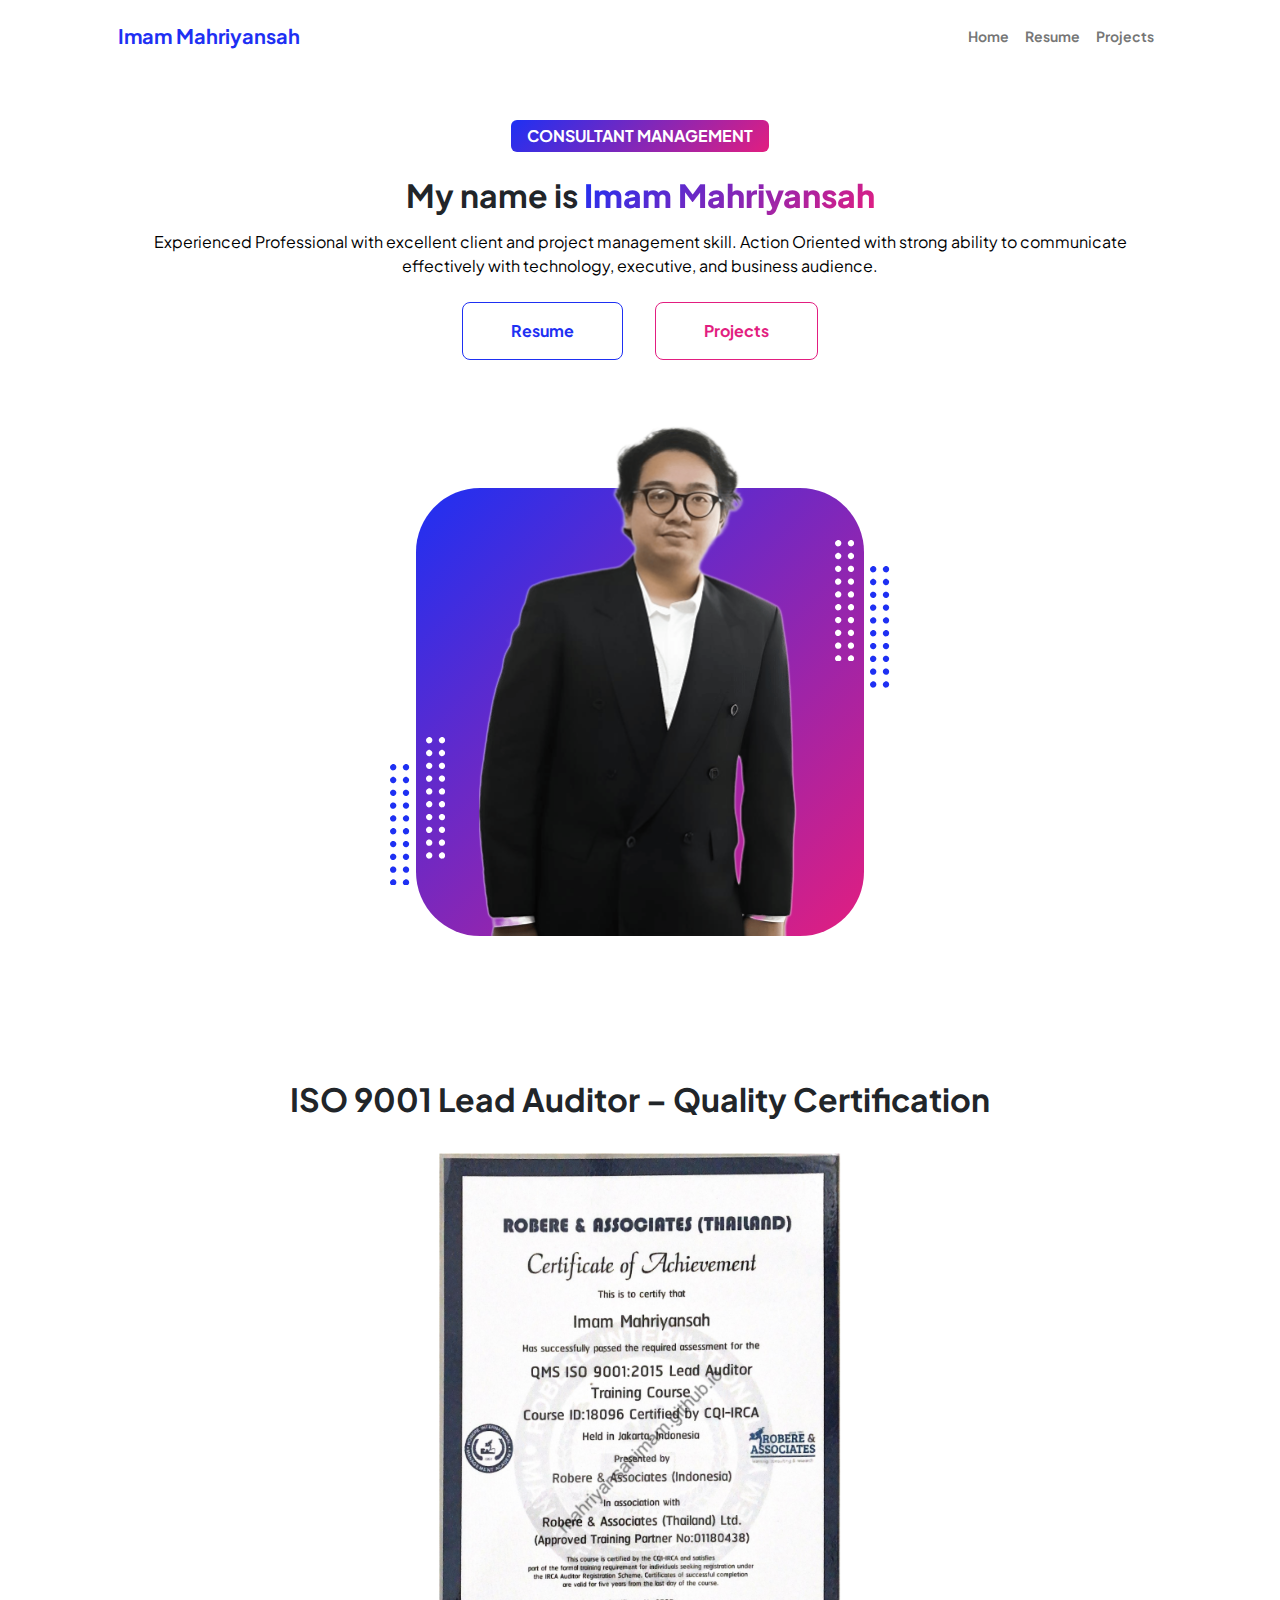
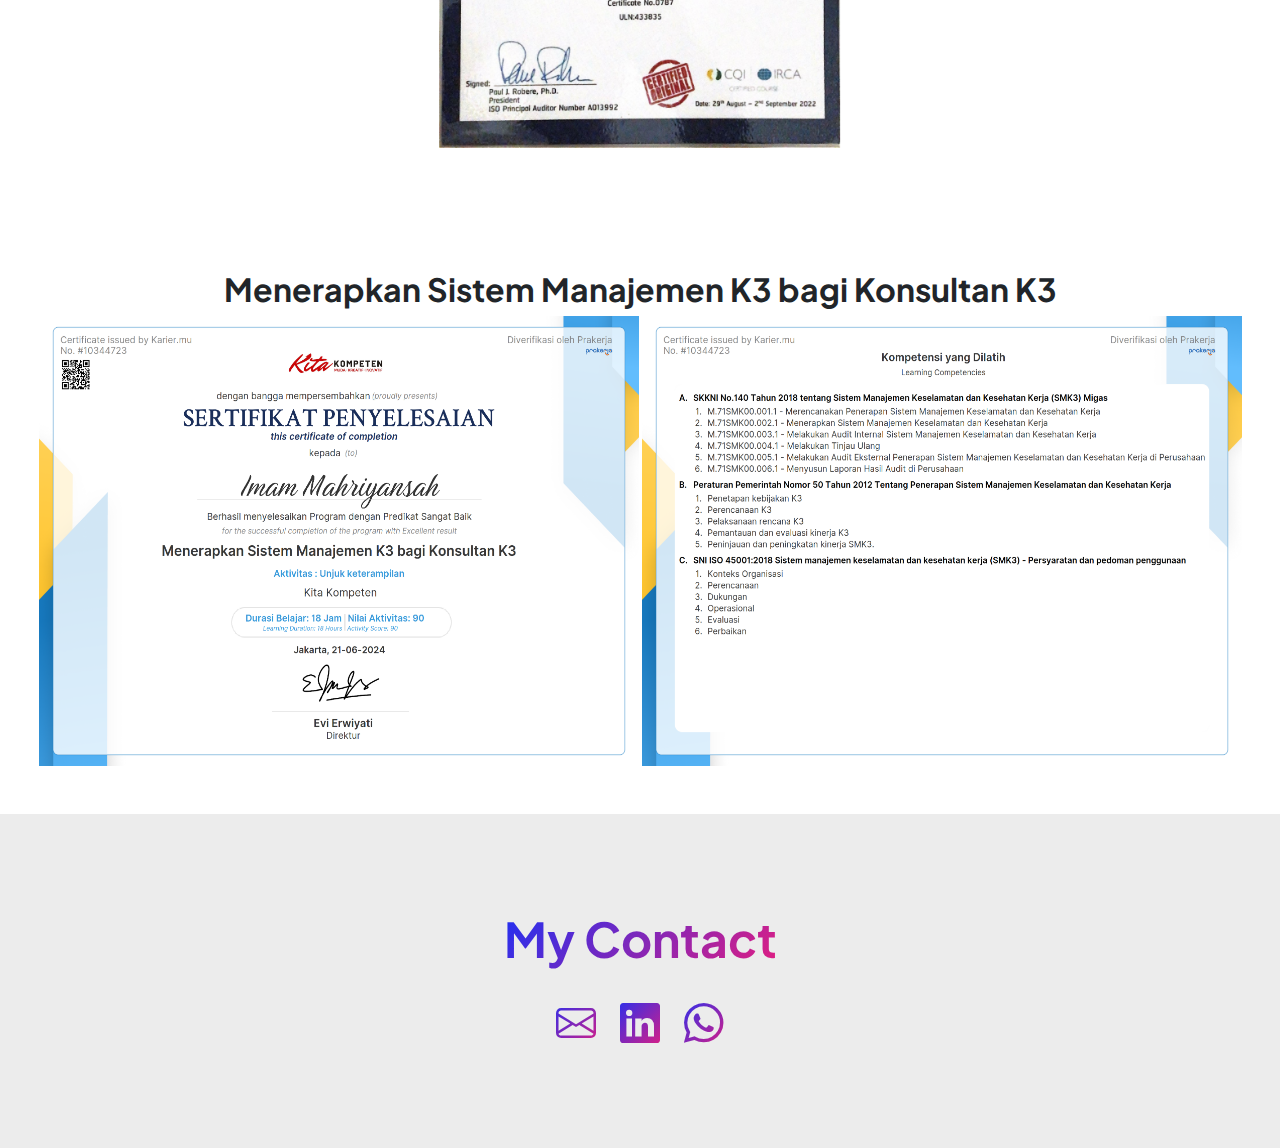
<file: index.html>
<!DOCTYPE html>
<html lang="en">
    <head>
        <meta charset="utf-8" />
        <meta name="viewport" content="width=device-width, initial-scale=1, shrink-to-fit=no" />
        <meta name="description" content="" />
        <meta name="author" content="" />
        <title>Imam Mahriyansah's Portfolio</title>
        <!-- Favicon-->
        <link rel="icon" type="image/x-icon" href="assets/favicon.ico" />
        <!-- Custom Google font-->
        <link rel="preconnect" href="https://fonts.googleapis.com" />
        <link rel="preconnect" href="https://fonts.gstatic.com" crossorigin />
        <link href="https://fonts.googleapis.com/css2?family=Plus+Jakarta+Sans:wght@100;200;300;400;500;600;700;800;900&amp;display=swap" rel="stylesheet" />
        <!-- Bootstrap icons-->
        <link href="https://cdn.jsdelivr.net/npm/bootstrap-icons@1.8.1/font/bootstrap-icons.css" rel="stylesheet" />
        <!-- Core theme CSS (includes Bootstrap)-->
        <link href="css/styles.css" rel="stylesheet" />
    </head>
    <body class="d-flex flex-column h-100">
        <main class="flex-shrink-0">
            <!-- Navigation-->
            <nav class="navbar navbar-expand-lg navbar-light bg-white py-3">
                <div class="container px-5">
                    <a class="navbar-brand" href="index.html"><span class="fw-bolder text-primary">Imam Mahriyansah</span></a>
                    <button class="navbar-toggler" type="button" data-bs-toggle="collapse" data-bs-target="#navbarSupportedContent" aria-controls="navbarSupportedContent" aria-expanded="false" aria-label="Toggle navigation"><span class="navbar-toggler-icon"></span></button>
                    <div class="collapse navbar-collapse" id="navbarSupportedContent">
                        <ul class="navbar-nav ms-auto mb-2 mb-lg-0 small fw-bolder">
                            <li class="nav-item"><a class="nav-link" href="index.html">Home</a></li>
                            <li class="nav-item"><a class="nav-link" href="resume.html">Resume</a></li>
                            <li class="nav-item"><a class="nav-link" href="projects.html">Projects</a></li>
                        </ul>
                    </div>
                </div>
            </nav>
            <!-- Header-->
            <header class="py-5">
                <div class="container px-5 pb-5">
                    <div class="row gx-5 align-items-center">
                        <div class="col-xxl-5">
                            <!-- Header text content-->
                            <div class="text-center text-xxl-start">
                                <div class="badge bg-gradient-primary-to-secondary text-white mb-4">
                                    <div class="text-uppercase">Consultant Management</div>
                                </div>
                                <h2 class="display mb-3 fw-bolder">My name is <nobr><span class="text-gradient fw-bolder">Imam Mahriyansah</span></nobr></h2>
                                <p class="text-black mb-4">Experienced Professional with excellent client and project management skill. Action Oriented with strong ability to communicate effectively with technology, executive, and business audience.</p>
                                <div class="d-grid gap-3 d-sm-flex justify-content-sm-center justify-content-xxl-start mb-3">
                                    <a class="btn btn-outline-primary btn-lg px-5 py-3 me-sm-3 fs-6 fw-bolder" href="resume.html">Resume</a>
                                    <a class="btn btn-outline-secondary btn-lg px-5 py-3 fs-6 fw-bolder" href="projects.html">Projects</a>
                                </div>
                            </div>
                        </div>
                        <div class="col-xxl-7">
                            <!-- Header profile picture-->
                            <div class="d-flex justify-content-center mt-5 mt-xxl-0">
                                <div class="profile bg-gradient-primary-to-secondary">
                                    <!-- TIP: For best results, use a photo with a transparent background like the demo example below-->
                                    <!-- Watch a tutorial on how to do this on YouTube (link)-->
                                    <img class="profile-img" src="assets/foto.png" alt="Imam Mahriyansah" />
                                    <div class="dots-1">
                                        <!-- SVG Dots-->
                                        <svg version="1.1" xmlns="http://www.w3.org/2000/svg" xmlns:xlink="http://www.w3.org/1999/xlink" x="0px" y="0px" viewBox="0 0 191.6 1215.4" style="enable-background: new 0 0 191.6 1215.4" xml:space="preserve">
                                            <g transform="translate(0.000000,1280.000000) scale(0.100000,-0.100000)">
                                                <path d="M227.7,12788.6c-105-35-200-141-222-248c-43-206,163-412,369-369c155,32,275,190,260,339c-11,105-90,213-190,262        C383.7,12801.6,289.7,12808.6,227.7,12788.6z"></path>
                                                <path d="M1507.7,12788.6c-151-50-253-216-222-362c25-119,136-230,254-255c194-41,395,142,375,339c-11,105-90,213-190,262        C1663.7,12801.6,1569.7,12808.6,1507.7,12788.6z"></path>
                                                <path d="M227.7,11508.6c-105-35-200-141-222-248c-43-206,163-412,369-369c155,32,275,190,260,339c-11,105-90,213-190,262        C383.7,11521.6,289.7,11528.6,227.7,11508.6z"></path>
                                                <path d="M1507.7,11508.6c-151-50-253-216-222-362c25-119,136-230,254-255c194-41,395,142,375,339c-11,105-90,213-190,262        C1663.7,11521.6,1569.7,11528.6,1507.7,11508.6z"></path>
                                                <path d="M227.7,10228.6c-105-35-200-141-222-248c-43-206,163-412,369-369c155,32,275,190,260,339c-11,105-90,213-190,262        C383.7,10241.6,289.7,10248.6,227.7,10228.6z"></path>
                                                <path d="M1507.7,10228.6c-105-35-200-141-222-248c-43-206,163-412,369-369c155,32,275,190,260,339c-11,105-90,213-190,262        C1663.7,10241.6,1569.7,10248.6,1507.7,10228.6z"></path>
                                                <path d="M227.7,8948.6c-105-35-200-141-222-248c-43-206,163-412,369-369c155,32,275,190,260,339c-11,105-90,213-190,262        C383.7,8961.6,289.7,8968.6,227.7,8948.6z"></path>
                                                <path d="M1507.7,8948.6c-105-35-200-141-222-248c-43-206,163-412,369-369c155,32,275,190,260,339c-11,105-90,213-190,262        C1663.7,8961.6,1569.7,8968.6,1507.7,8948.6z"></path>
                                                <path d="M227.7,7668.6c-105-35-200-141-222-248c-43-206,163-412,369-369c155,32,275,190,260,339c-11,105-90,213-190,262        C383.7,7681.6,289.7,7688.6,227.7,7668.6z"></path>
                                                <path d="M1507.7,7668.6c-105-35-200-141-222-248c-43-206,163-412,369-369c155,32,275,190,260,339c-11,105-90,213-190,262        C1663.7,7681.6,1569.7,7688.6,1507.7,7668.6z"></path>
                                                <path d="M227.7,6388.6c-105-35-200-141-222-248c-43-206,163-412,369-369c155,32,275,190,260,339c-11,105-90,213-190,262        C383.7,6401.6,289.7,6408.6,227.7,6388.6z"></path>
                                                <path d="M1507.7,6388.6c-105-35-200-141-222-248c-43-206,163-412,369-369c155,32,275,190,260,339c-11,105-90,213-190,262        C1663.7,6401.6,1569.7,6408.6,1507.7,6388.6z"></path>
                                                <path d="M227.7,5108.6c-105-35-200-141-222-248c-43-206,163-412,369-369c155,32,275,190,260,339c-11,105-90,213-190,262        C383.7,5121.6,289.7,5128.6,227.7,5108.6z"></path>
                                                <path d="M1507.7,5108.6c-105-35-200-141-222-248c-43-206,163-412,369-369c155,32,275,190,260,339c-11,105-90,213-190,262        C1663.7,5121.6,1569.7,5128.6,1507.7,5108.6z"></path>
                                                <path d="M227.7,3828.6c-105-35-200-141-222-248c-43-206,163-412,369-369c155,32,275,190,260,339c-11,105-90,213-190,262        C383.7,3841.6,289.7,3848.6,227.7,3828.6z"></path>
                                                <path d="M1507.7,3828.6c-105-35-200-141-222-248c-43-206,163-412,369-369c155,32,275,190,260,339c-11,105-90,213-190,262        C1663.7,3841.6,1569.7,3848.6,1507.7,3828.6z"></path>
                                                <path d="M227.7,2548.6c-105-35-200-141-222-248c-43-206,163-412,369-369c155,32,275,190,260,339c-11,105-90,213-190,262        C383.7,2561.6,289.7,2568.6,227.7,2548.6z"></path>
                                                <path d="M1507.7,2548.6c-105-35-200-141-222-248c-43-206,163-412,369-369c155,32,275,190,260,339c-11,105-90,213-190,262        C1663.7,2561.6,1569.7,2568.6,1507.7,2548.6z"></path>
                                                <path d="M227.7,1268.6c-105-35-200-141-222-248c-43-206,163-412,369-369c155,32,275,190,260,339c-11,105-90,213-190,262        C383.7,1281.6,289.7,1288.6,227.7,1268.6z"></path>
                                                <path d="M1507.7,1268.6c-105-35-200-141-222-248c-43-206,163-412,369-369c155,32,275,190,260,339c-11,105-90,213-190,262        C1663.7,1281.6,1569.7,1288.6,1507.7,1268.6z"></path>
                                            </g>
                                        </svg>
                                        <!-- END of SVG dots-->
                                    </div>
                                    <div class="dots-2">
                                        <!-- SVG Dots-->
                                        <svg version="1.1" xmlns="http://www.w3.org/2000/svg" xmlns:xlink="http://www.w3.org/1999/xlink" x="0px" y="0px" viewBox="0 0 191.6 1215.4" style="enable-background: new 0 0 191.6 1215.4" xml:space="preserve">
                                            <g transform="translate(0.000000,1280.000000) scale(0.100000,-0.100000)">
                                                <path d="M227.7,12788.6c-105-35-200-141-222-248c-43-206,163-412,369-369c155,32,275,190,260,339c-11,105-90,213-190,262        C383.7,12801.6,289.7,12808.6,227.7,12788.6z"></path>
                                                <path d="M1507.7,12788.6c-151-50-253-216-222-362c25-119,136-230,254-255c194-41,395,142,375,339c-11,105-90,213-190,262        C1663.7,12801.6,1569.7,12808.6,1507.7,12788.6z"></path>
                                                <path d="M227.7,11508.6c-105-35-200-141-222-248c-43-206,163-412,369-369c155,32,275,190,260,339c-11,105-90,213-190,262        C383.7,11521.6,289.7,11528.6,227.7,11508.6z"></path>
                                                <path d="M1507.7,11508.6c-151-50-253-216-222-362c25-119,136-230,254-255c194-41,395,142,375,339c-11,105-90,213-190,262        C1663.7,11521.6,1569.7,11528.6,1507.7,11508.6z"></path>
                                                <path d="M227.7,10228.6c-105-35-200-141-222-248c-43-206,163-412,369-369c155,32,275,190,260,339c-11,105-90,213-190,262        C383.7,10241.6,289.7,10248.6,227.7,10228.6z"></path>
                                                <path d="M1507.7,10228.6c-105-35-200-141-222-248c-43-206,163-412,369-369c155,32,275,190,260,339c-11,105-90,213-190,262        C1663.7,10241.6,1569.7,10248.6,1507.7,10228.6z"></path>
                                                <path d="M227.7,8948.6c-105-35-200-141-222-248c-43-206,163-412,369-369c155,32,275,190,260,339c-11,105-90,213-190,262        C383.7,8961.6,289.7,8968.6,227.7,8948.6z"></path>
                                                <path d="M1507.7,8948.6c-105-35-200-141-222-248c-43-206,163-412,369-369c155,32,275,190,260,339c-11,105-90,213-190,262        C1663.7,8961.6,1569.7,8968.6,1507.7,8948.6z"></path>
                                                <path d="M227.7,7668.6c-105-35-200-141-222-248c-43-206,163-412,369-369c155,32,275,190,260,339c-11,105-90,213-190,262        C383.7,7681.6,289.7,7688.6,227.7,7668.6z"></path>
                                                <path d="M1507.7,7668.6c-105-35-200-141-222-248c-43-206,163-412,369-369c155,32,275,190,260,339c-11,105-90,213-190,262        C1663.7,7681.6,1569.7,7688.6,1507.7,7668.6z"></path>
                                                <path d="M227.7,6388.6c-105-35-200-141-222-248c-43-206,163-412,369-369c155,32,275,190,260,339c-11,105-90,213-190,262        C383.7,6401.6,289.7,6408.6,227.7,6388.6z"></path>
                                                <path d="M1507.7,6388.6c-105-35-200-141-222-248c-43-206,163-412,369-369c155,32,275,190,260,339c-11,105-90,213-190,262        C1663.7,6401.6,1569.7,6408.6,1507.7,6388.6z"></path>
                                                <path d="M227.7,5108.6c-105-35-200-141-222-248c-43-206,163-412,369-369c155,32,275,190,260,339c-11,105-90,213-190,262        C383.7,5121.6,289.7,5128.6,227.7,5108.6z"></path>
                                                <path d="M1507.7,5108.6c-105-35-200-141-222-248c-43-206,163-412,369-369c155,32,275,190,260,339c-11,105-90,213-190,262        C1663.7,5121.6,1569.7,5128.6,1507.7,5108.6z"></path>
                                                <path d="M227.7,3828.6c-105-35-200-141-222-248c-43-206,163-412,369-369c155,32,275,190,260,339c-11,105-90,213-190,262        C383.7,3841.6,289.7,3848.6,227.7,3828.6z"></path>
                                                <path d="M1507.7,3828.6c-105-35-200-141-222-248c-43-206,163-412,369-369c155,32,275,190,260,339c-11,105-90,213-190,262        C1663.7,3841.6,1569.7,3848.6,1507.7,3828.6z"></path>
                                                <path d="M227.7,2548.6c-105-35-200-141-222-248c-43-206,163-412,369-369c155,32,275,190,260,339c-11,105-90,213-190,262        C383.7,2561.6,289.7,2568.6,227.7,2548.6z"></path>
                                                <path d="M1507.7,2548.6c-105-35-200-141-222-248c-43-206,163-412,369-369c155,32,275,190,260,339c-11,105-90,213-190,262        C1663.7,2561.6,1569.7,2568.6,1507.7,2548.6z"></path>
                                                <path d="M227.7,1268.6c-105-35-200-141-222-248c-43-206,163-412,369-369c155,32,275,190,260,339c-11,105-90,213-190,262        C383.7,1281.6,289.7,1288.6,227.7,1268.6z"></path>
                                                <path d="M1507.7,1268.6c-105-35-200-141-222-248c-43-206,163-412,369-369c155,32,275,190,260,339c-11,105-90,213-190,262        C1663.7,1281.6,1569.7,1288.6,1507.7,1268.6z"></path>
                                            </g>
                                        </svg>
                                        <!-- END of SVG dots-->
                                    </div>
                                    <div class="dots-3">
                                        <!-- SVG Dots-->
                                        <svg version="1.1" xmlns="http://www.w3.org/2000/svg" xmlns:xlink="http://www.w3.org/1999/xlink" x="0px" y="0px" viewBox="0 0 191.6 1215.4" style="enable-background: new 0 0 191.6 1215.4" xml:space="preserve">
                                            <g transform="translate(0.000000,1280.000000) scale(0.100000,-0.100000)">
                                                <path d="M227.7,12788.6c-105-35-200-141-222-248c-43-206,163-412,369-369c155,32,275,190,260,339c-11,105-90,213-190,262        C383.7,12801.6,289.7,12808.6,227.7,12788.6z"></path>
                                                <path d="M1507.7,12788.6c-151-50-253-216-222-362c25-119,136-230,254-255c194-41,395,142,375,339c-11,105-90,213-190,262        C1663.7,12801.6,1569.7,12808.6,1507.7,12788.6z"></path>
                                                <path d="M227.7,11508.6c-105-35-200-141-222-248c-43-206,163-412,369-369c155,32,275,190,260,339c-11,105-90,213-190,262        C383.7,11521.6,289.7,11528.6,227.7,11508.6z"></path>
                                                <path d="M1507.7,11508.6c-151-50-253-216-222-362c25-119,136-230,254-255c194-41,395,142,375,339c-11,105-90,213-190,262        C1663.7,11521.6,1569.7,11528.6,1507.7,11508.6z"></path>
                                                <path d="M227.7,10228.6c-105-35-200-141-222-248c-43-206,163-412,369-369c155,32,275,190,260,339c-11,105-90,213-190,262        C383.7,10241.6,289.7,10248.6,227.7,10228.6z"></path>
                                                <path d="M1507.7,10228.6c-105-35-200-141-222-248c-43-206,163-412,369-369c155,32,275,190,260,339c-11,105-90,213-190,262        C1663.7,10241.6,1569.7,10248.6,1507.7,10228.6z"></path>
                                                <path d="M227.7,8948.6c-105-35-200-141-222-248c-43-206,163-412,369-369c155,32,275,190,260,339c-11,105-90,213-190,262        C383.7,8961.6,289.7,8968.6,227.7,8948.6z"></path>
                                                <path d="M1507.7,8948.6c-105-35-200-141-222-248c-43-206,163-412,369-369c155,32,275,190,260,339c-11,105-90,213-190,262        C1663.7,8961.6,1569.7,8968.6,1507.7,8948.6z"></path>
                                                <path d="M227.7,7668.6c-105-35-200-141-222-248c-43-206,163-412,369-369c155,32,275,190,260,339c-11,105-90,213-190,262        C383.7,7681.6,289.7,7688.6,227.7,7668.6z"></path>
                                                <path d="M1507.7,7668.6c-105-35-200-141-222-248c-43-206,163-412,369-369c155,32,275,190,260,339c-11,105-90,213-190,262        C1663.7,7681.6,1569.7,7688.6,1507.7,7668.6z"></path>
                                                <path d="M227.7,6388.6c-105-35-200-141-222-248c-43-206,163-412,369-369c155,32,275,190,260,339c-11,105-90,213-190,262        C383.7,6401.6,289.7,6408.6,227.7,6388.6z"></path>
                                                <path d="M1507.7,6388.6c-105-35-200-141-222-248c-43-206,163-412,369-369c155,32,275,190,260,339c-11,105-90,213-190,262        C1663.7,6401.6,1569.7,6408.6,1507.7,6388.6z"></path>
                                                <path d="M227.7,5108.6c-105-35-200-141-222-248c-43-206,163-412,369-369c155,32,275,190,260,339c-11,105-90,213-190,262        C383.7,5121.6,289.7,5128.6,227.7,5108.6z"></path>
                                                <path d="M1507.7,5108.6c-105-35-200-141-222-248c-43-206,163-412,369-369c155,32,275,190,260,339c-11,105-90,213-190,262        C1663.7,5121.6,1569.7,5128.6,1507.7,5108.6z"></path>
                                                <path d="M227.7,3828.6c-105-35-200-141-222-248c-43-206,163-412,369-369c155,32,275,190,260,339c-11,105-90,213-190,262        C383.7,3841.6,289.7,3848.6,227.7,3828.6z"></path>
                                                <path d="M1507.7,3828.6c-105-35-200-141-222-248c-43-206,163-412,369-369c155,32,275,190,260,339c-11,105-90,213-190,262        C1663.7,3841.6,1569.7,3848.6,1507.7,3828.6z"></path>
                                                <path d="M227.7,2548.6c-105-35-200-141-222-248c-43-206,163-412,369-369c155,32,275,190,260,339c-11,105-90,213-190,262        C383.7,2561.6,289.7,2568.6,227.7,2548.6z"></path>
                                                <path d="M1507.7,2548.6c-105-35-200-141-222-248c-43-206,163-412,369-369c155,32,275,190,260,339c-11,105-90,213-190,262        C1663.7,2561.6,1569.7,2568.6,1507.7,2548.6z"></path>
                                                <path d="M227.7,1268.6c-105-35-200-141-222-248c-43-206,163-412,369-369c155,32,275,190,260,339c-11,105-90,213-190,262        C383.7,1281.6,289.7,1288.6,227.7,1268.6z"></path>
                                                <path d="M1507.7,1268.6c-105-35-200-141-222-248c-43-206,163-412,369-369c155,32,275,190,260,339c-11,105-90,213-190,262        C1663.7,1281.6,1569.7,1288.6,1507.7,1268.6z"></path>
                                            </g>
                                        </svg>
                                        <!-- END of SVG dots-->
                                    </div>
                                    <div class="dots-4">
                                        <!-- SVG Dots-->
                                        <svg version="1.1" xmlns="http://www.w3.org/2000/svg" xmlns:xlink="http://www.w3.org/1999/xlink" x="0px" y="0px" viewBox="0 0 191.6 1215.4" style="enable-background: new 0 0 191.6 1215.4" xml:space="preserve">
                                            <g transform="translate(0.000000,1280.000000) scale(0.100000,-0.100000)">
                                                <path d="M227.7,12788.6c-105-35-200-141-222-248c-43-206,163-412,369-369c155,32,275,190,260,339c-11,105-90,213-190,262        C383.7,12801.6,289.7,12808.6,227.7,12788.6z"></path>
                                                <path d="M1507.7,12788.6c-151-50-253-216-222-362c25-119,136-230,254-255c194-41,395,142,375,339c-11,105-90,213-190,262        C1663.7,12801.6,1569.7,12808.6,1507.7,12788.6z"></path>
                                                <path d="M227.7,11508.6c-105-35-200-141-222-248c-43-206,163-412,369-369c155,32,275,190,260,339c-11,105-90,213-190,262        C383.7,11521.6,289.7,11528.6,227.7,11508.6z"></path>
                                                <path d="M1507.7,11508.6c-151-50-253-216-222-362c25-119,136-230,254-255c194-41,395,142,375,339c-11,105-90,213-190,262        C1663.7,11521.6,1569.7,11528.6,1507.7,11508.6z"></path>
                                                <path d="M227.7,10228.6c-105-35-200-141-222-248c-43-206,163-412,369-369c155,32,275,190,260,339c-11,105-90,213-190,262        C383.7,10241.6,289.7,10248.6,227.7,10228.6z"></path>
                                                <path d="M1507.7,10228.6c-105-35-200-141-222-248c-43-206,163-412,369-369c155,32,275,190,260,339c-11,105-90,213-190,262        C1663.7,10241.6,1569.7,10248.6,1507.7,10228.6z"></path>
                                                <path d="M227.7,8948.6c-105-35-200-141-222-248c-43-206,163-412,369-369c155,32,275,190,260,339c-11,105-90,213-190,262        C383.7,8961.6,289.7,8968.6,227.7,8948.6z"></path>
                                                <path d="M1507.7,8948.6c-105-35-200-141-222-248c-43-206,163-412,369-369c155,32,275,190,260,339c-11,105-90,213-190,262        C1663.7,8961.6,1569.7,8968.6,1507.7,8948.6z"></path>
                                                <path d="M227.7,7668.6c-105-35-200-141-222-248c-43-206,163-412,369-369c155,32,275,190,260,339c-11,105-90,213-190,262        C383.7,7681.6,289.7,7688.6,227.7,7668.6z"></path>
                                                <path d="M1507.7,7668.6c-105-35-200-141-222-248c-43-206,163-412,369-369c155,32,275,190,260,339c-11,105-90,213-190,262        C1663.7,7681.6,1569.7,7688.6,1507.7,7668.6z"></path>
                                                <path d="M227.7,6388.6c-105-35-200-141-222-248c-43-206,163-412,369-369c155,32,275,190,260,339c-11,105-90,213-190,262        C383.7,6401.6,289.7,6408.6,227.7,6388.6z"></path>
                                                <path d="M1507.7,6388.6c-105-35-200-141-222-248c-43-206,163-412,369-369c155,32,275,190,260,339c-11,105-90,213-190,262        C1663.7,6401.6,1569.7,6408.6,1507.7,6388.6z"></path>
                                                <path d="M227.7,5108.6c-105-35-200-141-222-248c-43-206,163-412,369-369c155,32,275,190,260,339c-11,105-90,213-190,262        C383.7,5121.6,289.7,5128.6,227.7,5108.6z"></path>
                                                <path d="M1507.7,5108.6c-105-35-200-141-222-248c-43-206,163-412,369-369c155,32,275,190,260,339c-11,105-90,213-190,262        C1663.7,5121.6,1569.7,5128.6,1507.7,5108.6z"></path>
                                                <path d="M227.7,3828.6c-105-35-200-141-222-248c-43-206,163-412,369-369c155,32,275,190,260,339c-11,105-90,213-190,262        C383.7,3841.6,289.7,3848.6,227.7,3828.6z"></path>
                                                <path d="M1507.7,3828.6c-105-35-200-141-222-248c-43-206,163-412,369-369c155,32,275,190,260,339c-11,105-90,213-190,262        C1663.7,3841.6,1569.7,3848.6,1507.7,3828.6z"></path>
                                                <path d="M227.7,2548.6c-105-35-200-141-222-248c-43-206,163-412,369-369c155,32,275,190,260,339c-11,105-90,213-190,262        C383.7,2561.6,289.7,2568.6,227.7,2548.6z"></path>
                                                <path d="M1507.7,2548.6c-105-35-200-141-222-248c-43-206,163-412,369-369c155,32,275,190,260,339c-11,105-90,213-190,262        C1663.7,2561.6,1569.7,2568.6,1507.7,2548.6z"></path>
                                                <path d="M227.7,1268.6c-105-35-200-141-222-248c-43-206,163-412,369-369c155,32,275,190,260,339c-11,105-90,213-190,262        C383.7,1281.6,289.7,1288.6,227.7,1268.6z"></path>
                                                <path d="M1507.7,1268.6c-105-35-200-141-222-248c-43-206,163-412,369-369c155,32,275,190,260,339c-11,105-90,213-190,262        C1663.7,1281.6,1569.7,1288.6,1507.7,1268.6z"></path>
                                            </g>
                                        </svg>
                                        <!-- END of SVG dots-->
                                    </div>
                                </div>
                            </div>
                        </div>
                    </div>
                </div>
            </header>
            <!-- Certificates Section-->
            <section id="certificates">
                <div class="text-center text-xxl-center">
                    <h2 class="text-center display mb-2 mt-5 fw-bolder">ISO 9001 Lead Auditor – Quality Certification</h2>
                    <img src="assets/Certificate Lead Auditor ISO 9001_001.png" alt="Gambar Sertifikat ISO 9001" class="mb-5" width="500">
                    <h2 class="text-center display mb-2 mt-5 fw-bolder">Menerapkan Sistem Manajemen K3 bagi Konsultan K3</h2>
                    <img src="assets/Sistem Manajemen K3 _ 1.png" alt="Gambar Sertifikat Menerapkan Sistem Manajemen K3 bagi Konsultan K3 Hal1" class="mb-5" width="600" height="450">
                    <img src="assets/Sistem Manajemen K3 _ 2.png" alt="Gambar Sertifikat Menerapkan Sistem Manajemen K3 bagi Konsultan K3 Hal2" class="mb-5" width="600" height="450">
                </div>
            </section>
            <!-- About Section-->
            <section class="bg-gray py-5" id="about">
                <div class="container px-5">
                    <div class="row gx-5 justify-content-center">
                        <div class="col-xxl-8">
                            <div class="text-center my-5">
                                <h2 class="display-5 fw-bolder mb-4"><span class="text-gradient d-inline">My Contact</span></h2>
                                <div class="d-flex justify-content-center fs-1 gap-4">
                                    <a class="text-gradient" href="mailto:mahriyansahimam@gmail.com"><i class="bi bi-envelope"></i></a>
                                    <a class="text-gradient" href="https://www.linkedin.com/in/imam-mahriyansah-275b2911a/" target="_blank"><i class="bi bi-linkedin"></i></a>
                                    <a class="text-gradient" href="https://wa.me/6282122223196" target="_blank"><i class="bi bi-whatsapp"></i></a>
                                </div>
                            </div>
                        </div>
                    </div>
                </div>
            </section>
        </main>
        </footer>
        <!-- Bootstrap core JS-->
        <script src="https://cdn.jsdelivr.net/npm/bootstrap@5.2.3/dist/js/bootstrap.bundle.min.js"></script>
        <!-- Core theme JS-->
        <script src="js/scripts.js"></script>
    </body>
</html>
</file>
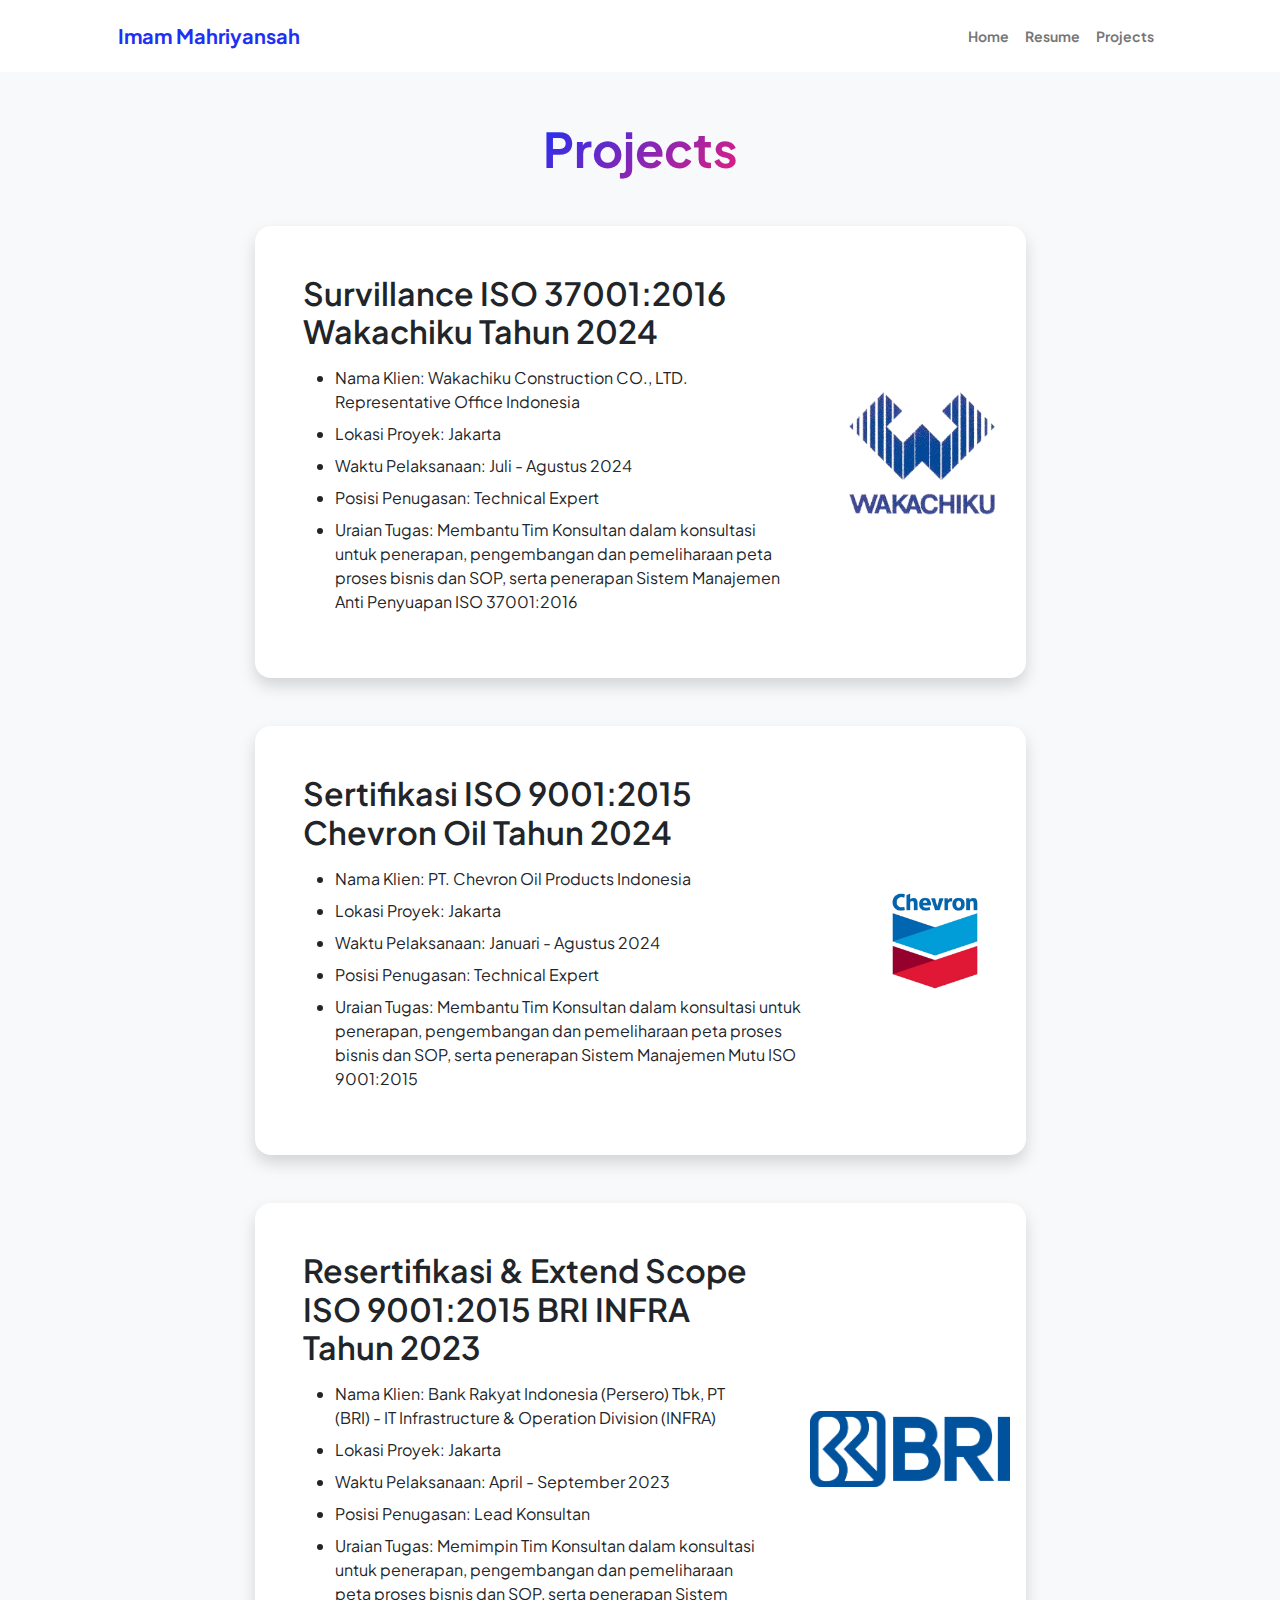
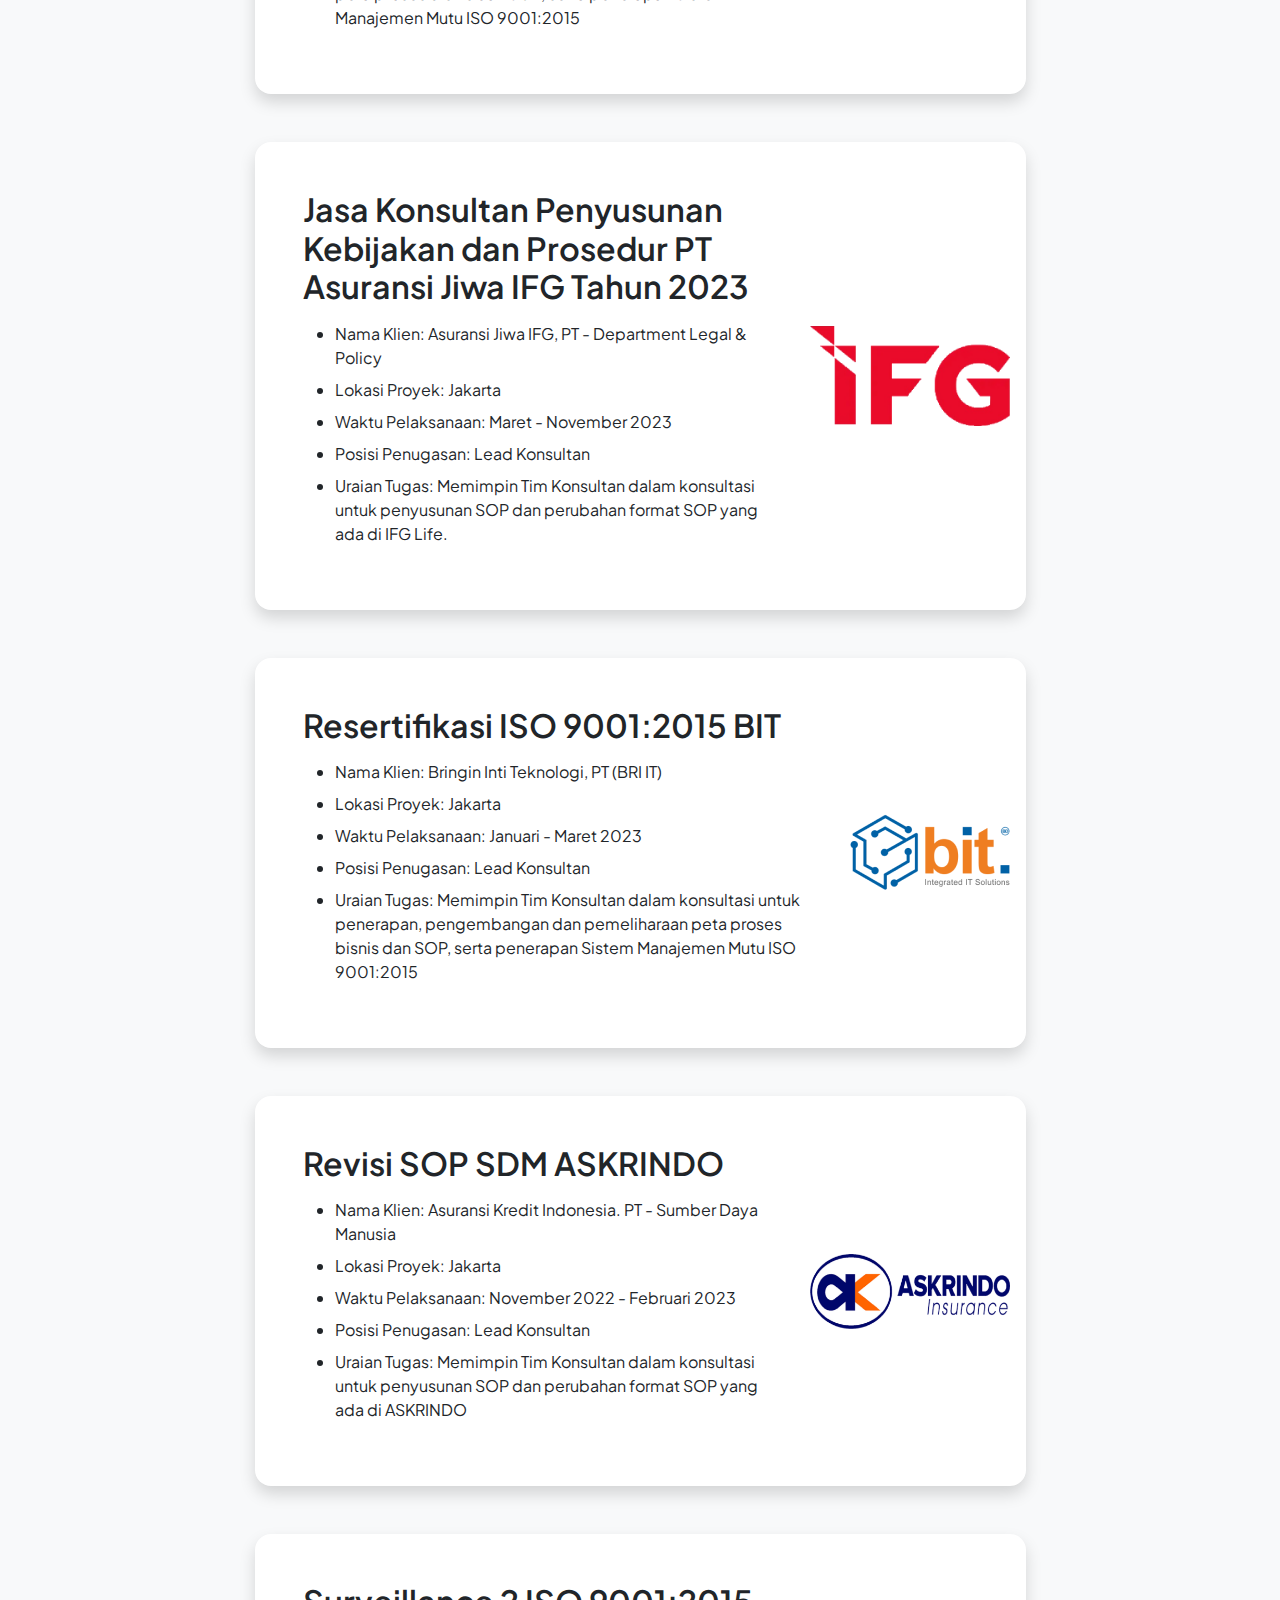
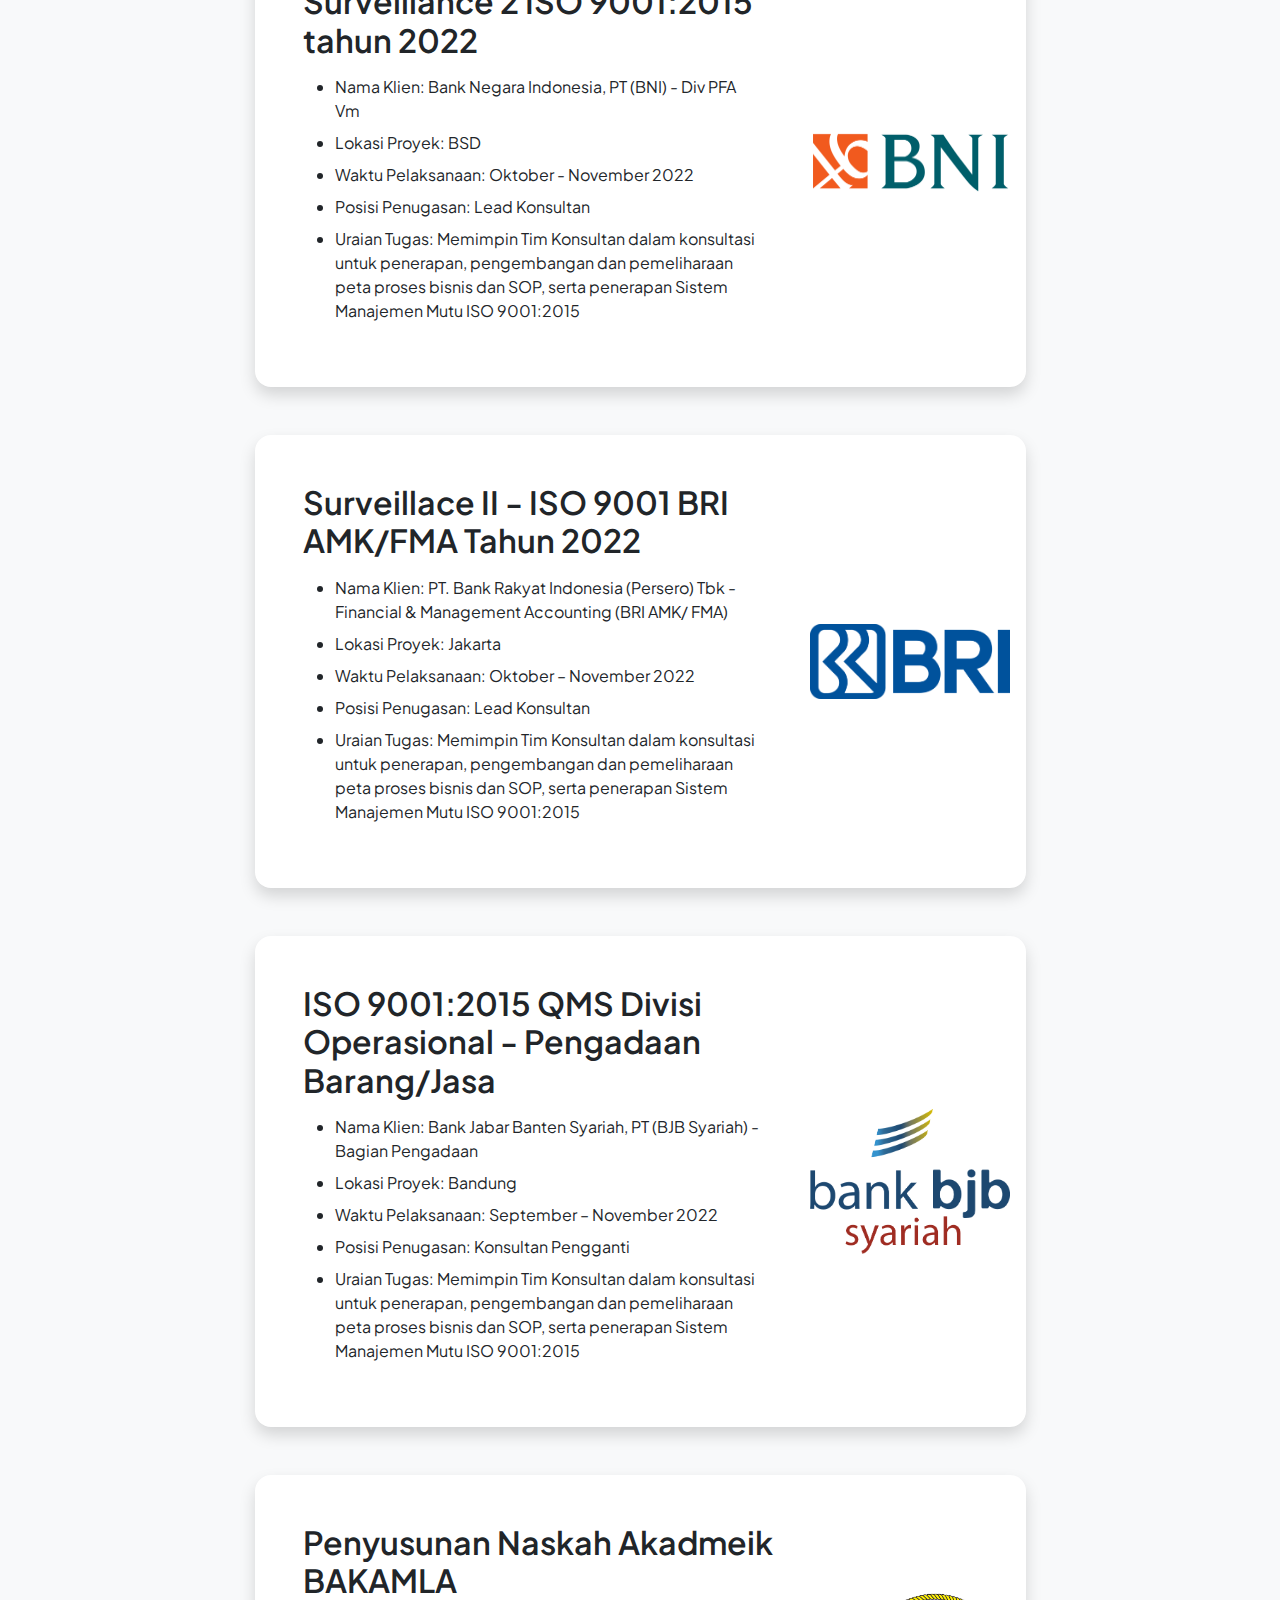
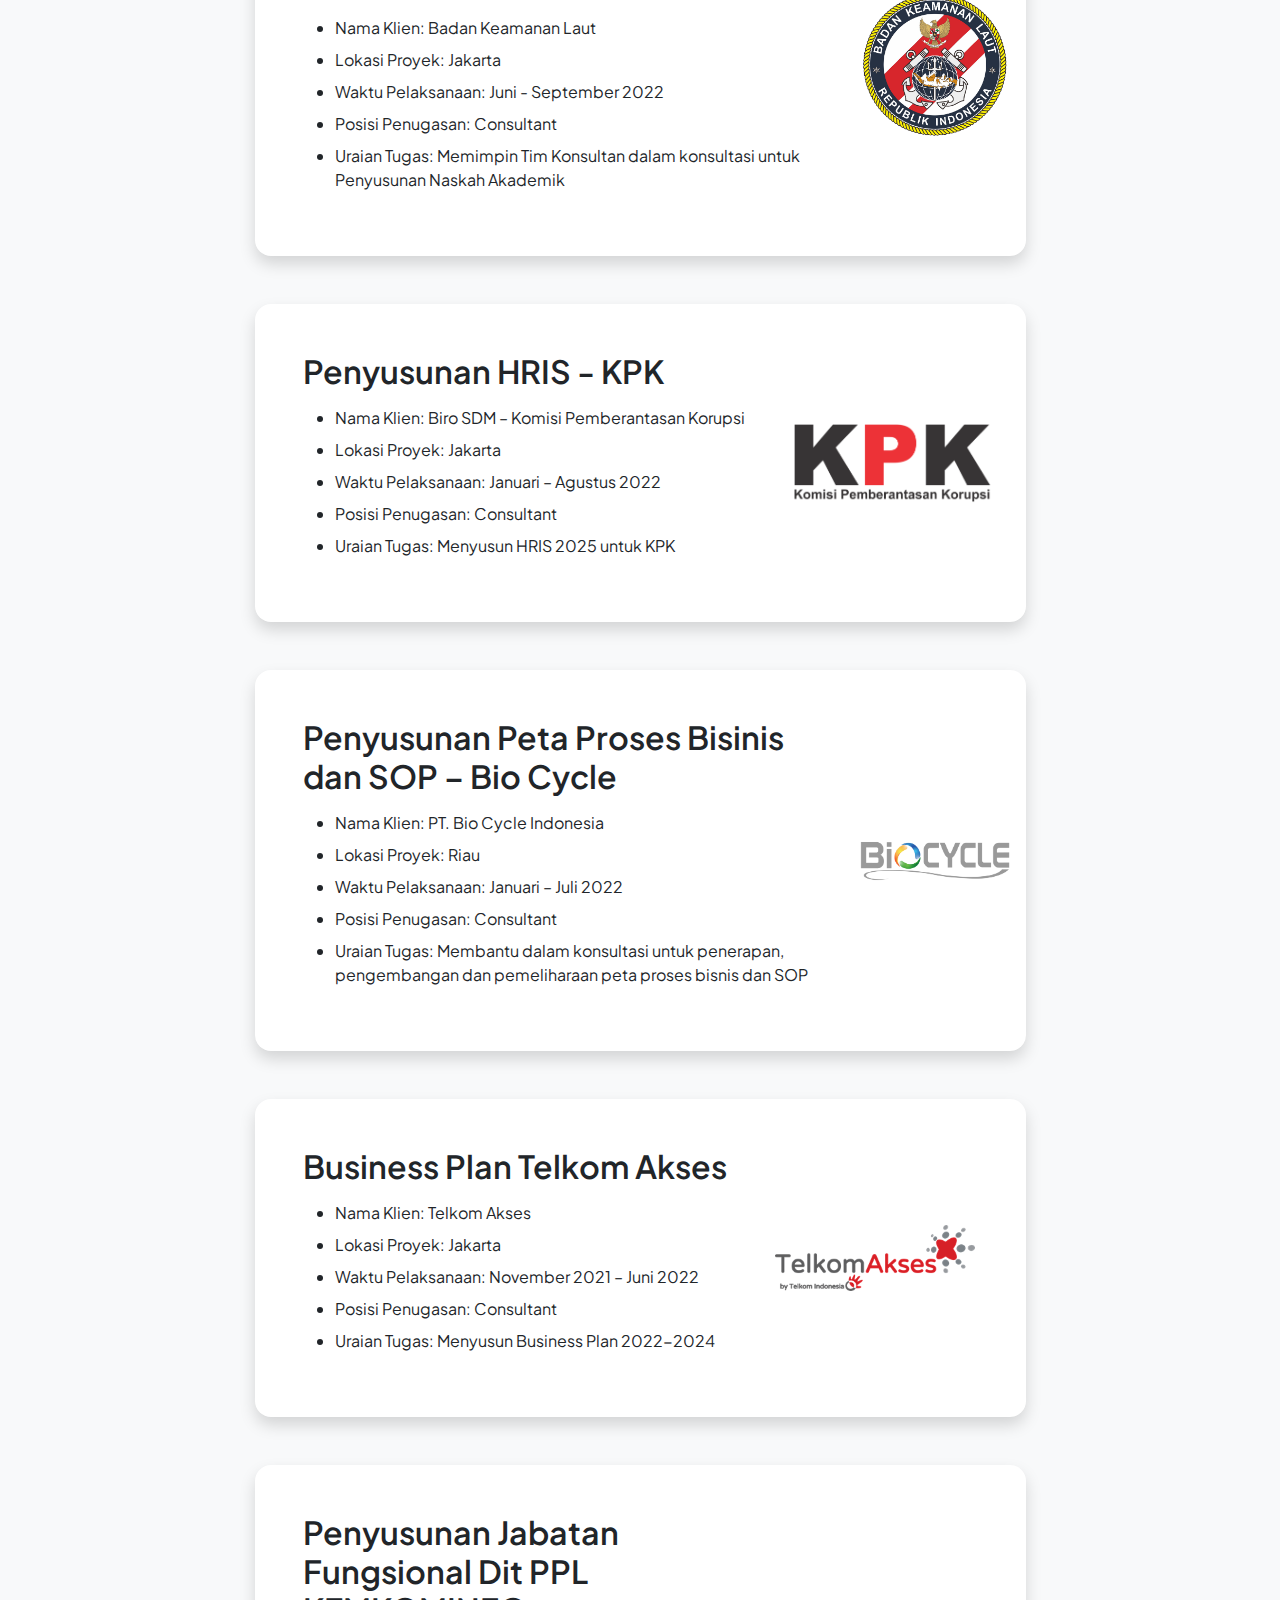
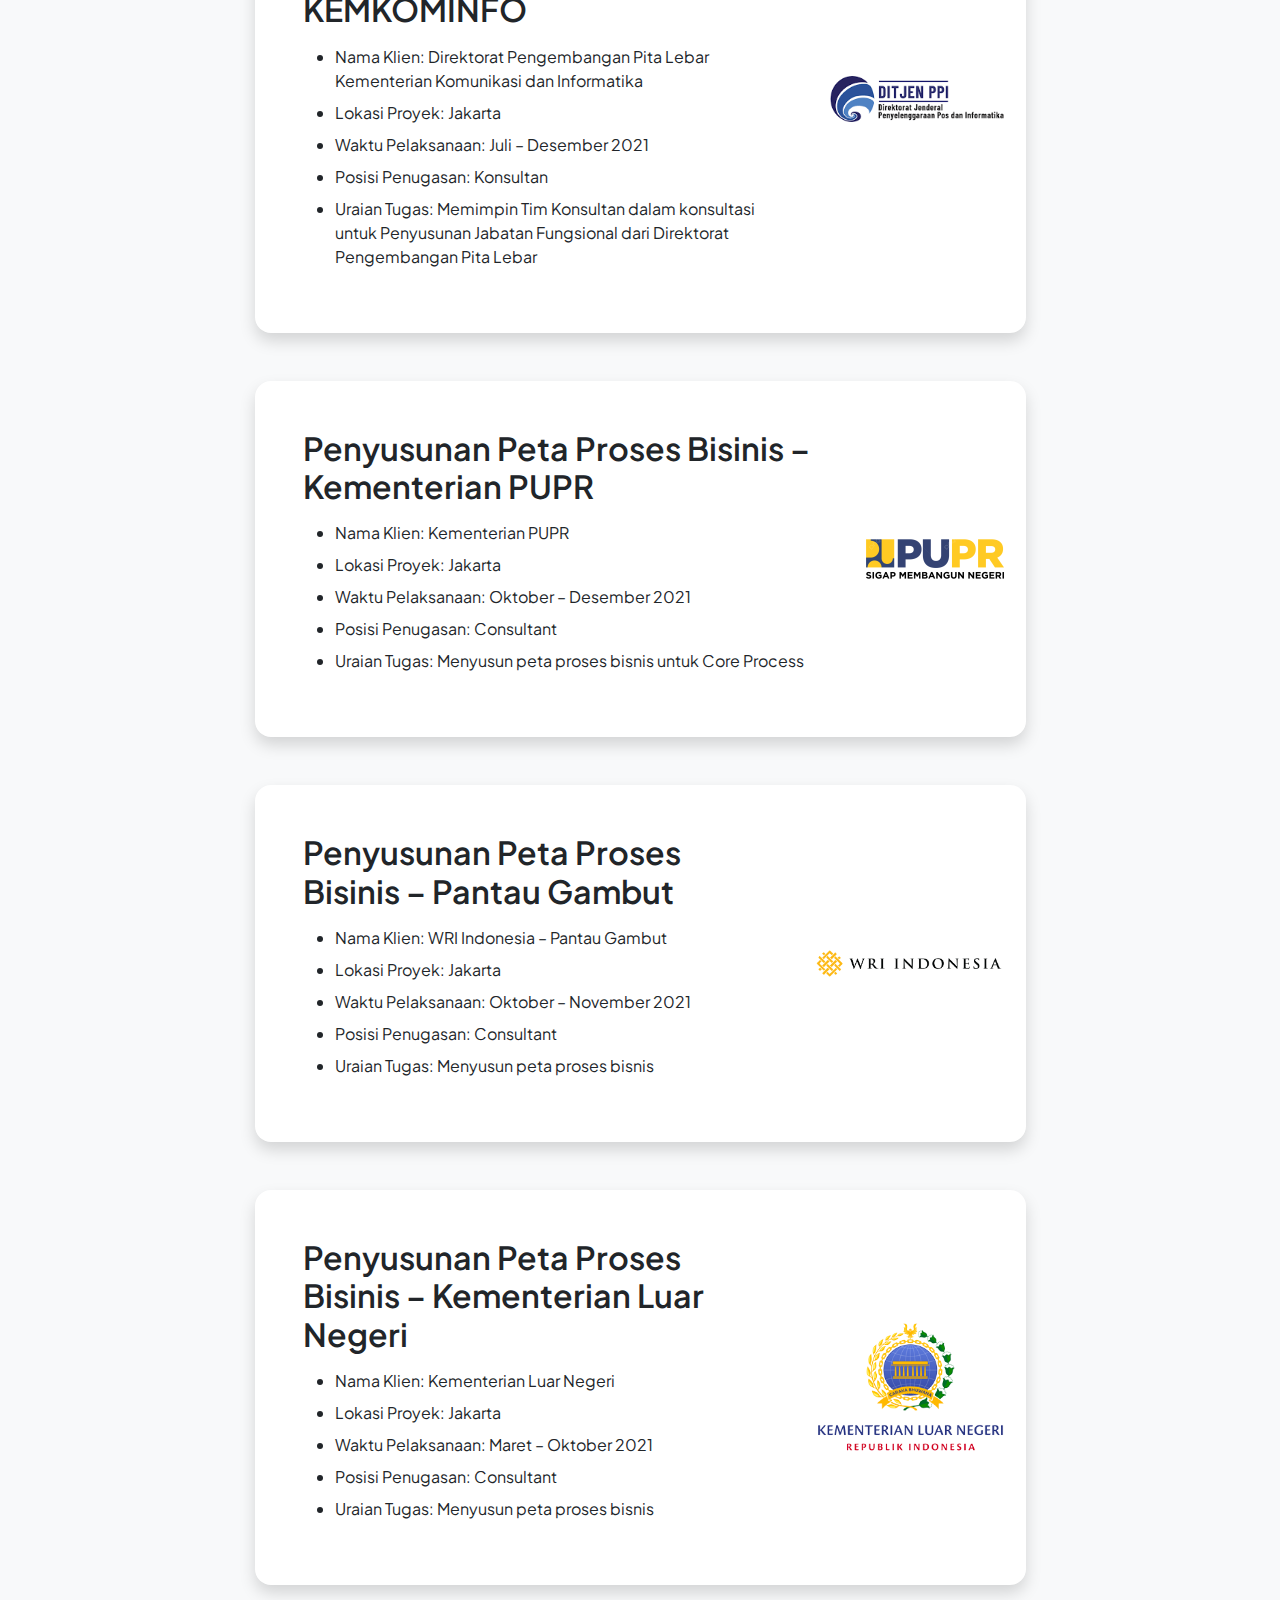
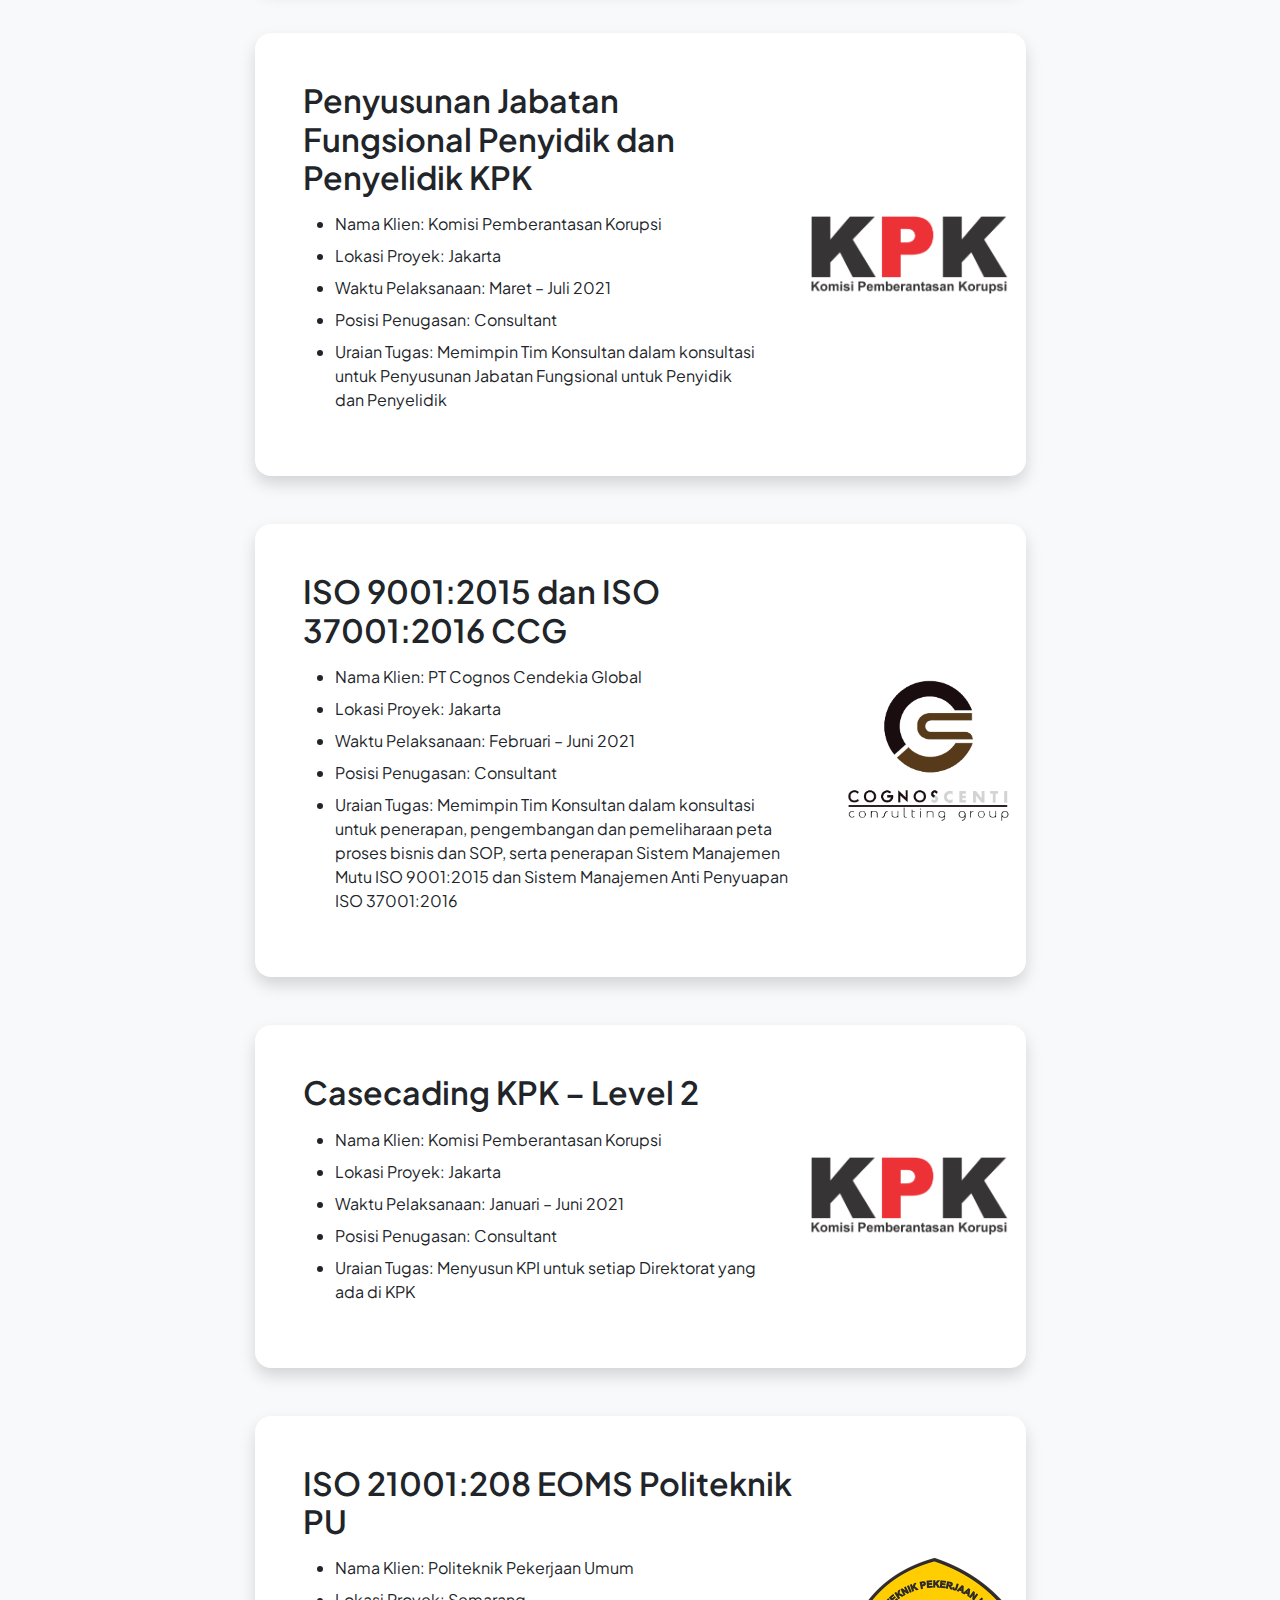
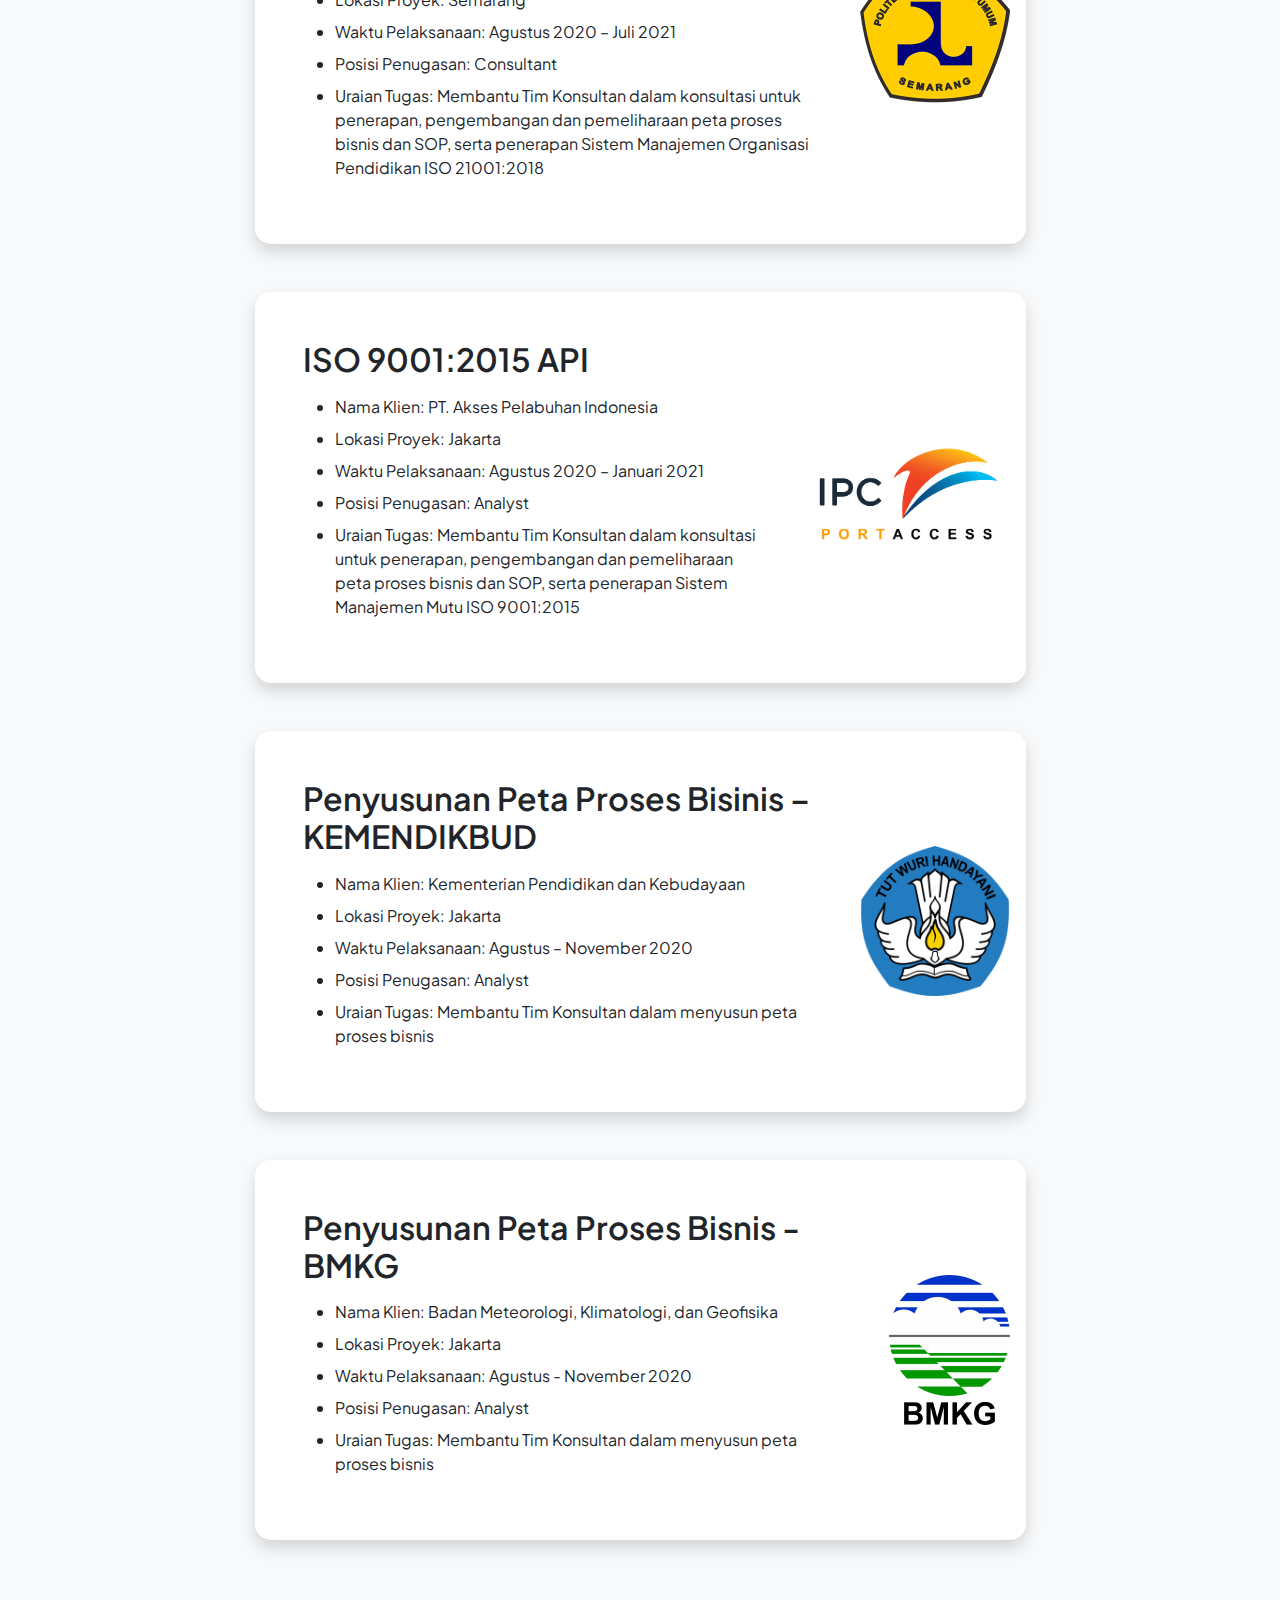
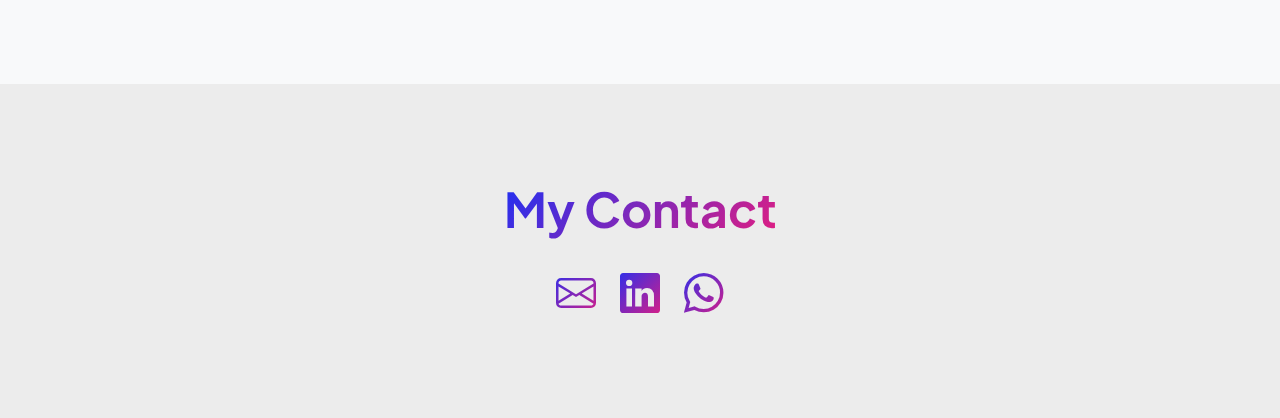
<file: projects.html>
<!DOCTYPE html>
<html lang="en">
    <head>
        <meta charset="utf-8" />
        <meta name="viewport" content="width=device-width, initial-scale=1, shrink-to-fit=no" />
        <meta name="description" content="" />
        <meta name="author" content="" />
        <title>Imam Mahriyansah's Projects</title>
        <!-- Favicon-->
        <link rel="icon" type="image/x-icon" href="assets/favicon.ico" />
        <!-- Custom Google font-->
        <link rel="preconnect" href="https://fonts.googleapis.com" />
        <link rel="preconnect" href="https://fonts.gstatic.com" crossorigin />
        <link href="https://fonts.googleapis.com/css2?family=Plus+Jakarta+Sans:wght@100;200;300;400;500;600;700;800;900&amp;display=swap" rel="stylesheet" />
        <!-- Bootstrap icons-->
        <link href="https://cdn.jsdelivr.net/npm/bootstrap-icons@1.8.1/font/bootstrap-icons.css" rel="stylesheet" />
        <!-- Core theme CSS (includes Bootstrap)-->
        <link href="css/styles.css" rel="stylesheet" />
    </head>
    <body class="d-flex flex-column h-100 bg-light">
        <main class="flex-shrink-0">
            <!-- Navigation-->
            <nav class="navbar navbar-expand-lg navbar-light bg-white py-3">
                <div class="container px-5">
                    <a class="navbar-brand" href="index.html"><span class="fw-bolder text-primary">Imam Mahriyansah</span></a>
                    <button class="navbar-toggler" type="button" data-bs-toggle="collapse" data-bs-target="#navbarSupportedContent" aria-controls="navbarSupportedContent" aria-expanded="false" aria-label="Toggle navigation"><span class="navbar-toggler-icon"></span></button>
                    <div class="collapse navbar-collapse" id="navbarSupportedContent">
                        <ul class="navbar-nav ms-auto mb-2 mb-lg-0 small fw-bolder">
                            <li class="nav-item"><a class="nav-link" href="index.html">Home</a></li>
                            <li class="nav-item"><a class="nav-link" href="resume.html">Resume</a></li>
                            <li class="nav-item"><a class="nav-link" href="projects.html">Projects</a></li>
                        </ul>
                    </div>
                </div>
            </nav>
            <!-- Projects Section-->
            <section class="py-5">
                <div class="container px-5 mb-5">
                    <div class="text-center mb-5">
                        <h1 class="display-5 fw-bolder mb-0"><span class="text-gradient d-inline">Projects</span></h1>
                    </div>
                    <div class="row gx-5 justify-content-center">
                        <div class="col-lg-11 col-xl-9 col-xxl-8">
                            <!-- Project Card Wakachiku-->
                            <div class="card overflow-hidden shadow rounded-4 border-0 mb-5">
                                <div class="card-body p-0">
                                    <div class="d-flex align-items-center">
                                        <div class="p-5">
                                            <h2 class="fw-semibold">Survillance ISO 37001:2016 Wakachiku Tahun 2024</h2>
                                            <ul>
                                                <li class="mb-2 mt-3">Nama Klien: Wakachiku Construction CO., LTD. Representative Office Indonesia</li>
                                                <li class="mb-2">Lokasi Proyek: Jakarta</li>
                                                <li class="mb-2">Waktu Pelaksanaan: Juli - Agustus 2024</li>
                                                <li class="mb-2">Posisi Penugasan: Technical Expert</li>
                                                <li>Uraian Tugas: Membantu Tim Konsultan dalam konsultasi untuk penerapan, pengembangan dan pemeliharaan peta proses bisnis dan SOP, serta penerapan Sistem Manajemen Anti Penyuapan ISO 37001:2016</li>
                                            </ul>
                                        </div>
                                        <img class="img-logo me-lg-3" src="assets/wakachiku.png" alt="Logo Wakachiku">
                                    </div>
                                </div>
                            </div>
                            <!-- Project Card Chevron-->
                            <div class="card overflow-hidden shadow rounded-4 border-0 mb-5">
                                <div class="card-body p-0">
                                    <div class="d-flex align-items-center">
                                        <div class="p-5">
                                            <h2 class="fw-semibold">Sertifikasi ISO 9001:2015 Chevron Oil Tahun 2024</h2>
                                            <ul>
                                                <li class="mb-2 mt-3">Nama Klien: PT. Chevron Oil Products Indonesia</li>
                                                <li class="mb-2">Lokasi Proyek: Jakarta</li>
                                                <li class="mb-2">Waktu Pelaksanaan: Januari - Agustus 2024</li>
                                                <li class="mb-2">Posisi Penugasan: Technical Expert</li>
                                                <li>Uraian Tugas: Membantu Tim Konsultan dalam konsultasi untuk penerapan, pengembangan dan pemeliharaan peta proses bisnis dan SOP, serta penerapan Sistem Manajemen Mutu ISO 9001:2015</li>
                                            </ul>
                                        </div>
                                        <img class="img-logo me-lg-3" src="assets/chevron.png" alt="Logo Chevron">
                                    </div>
                                </div>
                            </div>
                            <!-- Project Card 1-->
                            <div class="card overflow-hidden shadow rounded-4 border-0 mb-5">
                                <div class="card-body p-0">
                                    <div class="d-flex align-items-center">
                                        <div class="p-5">
                                            <h2 class="fw-semibold">Resertifikasi & Extend Scope ISO 9001:2015 BRI INFRA Tahun 2023</h2>
                                            <ul>
                                                <li class="mb-2 mt-3">Nama Klien: Bank Rakyat Indonesia (Persero) Tbk, PT (BRI) - IT Infrastructure & Operation Division (INFRA)</li>
                                                <li class="mb-2">Lokasi Proyek: Jakarta</li>
                                                <li class="mb-2">Waktu Pelaksanaan: April - September 2023</li>
                                                <li class="mb-2">Posisi Penugasan: Lead Konsultan</li>
                                                <li>Uraian Tugas: Memimpin Tim Konsultan dalam konsultasi untuk penerapan, pengembangan dan pemeliharaan peta proses bisnis dan SOP, serta penerapan Sistem Manajemen Mutu ISO 9001:2015</li>
                                            </ul>
                                        </div>
                                        <img class="img-logo me-lg-3" src="assets/bri.png" alt="Logo BRI">
                                    </div>
                                </div>
                            </div>
                            <!-- Project Card 2-->
                            <div class="card overflow-hidden shadow rounded-4 border-0 mb-5">
                                <div class="card-body p-0">
                                    <div class="d-flex align-items-center">
                                        <div class="p-5">
                                            <h2 class="fw-semibold">Jasa Konsultan Penyusunan Kebijakan dan Prosedur PT Asuransi Jiwa IFG Tahun 2023</h2>
                                            <ul>
                                                <li class="mb-2 mt-3">Nama Klien: Asuransi Jiwa IFG, PT - Department Legal & Policy</li>
                                                <li class="mb-2">Lokasi Proyek: Jakarta</li>
                                                <li class="mb-2">Waktu Pelaksanaan: Maret - November 2023</li>
                                                <li class="mb-2">Posisi Penugasan: Lead Konsultan</li>
                                                <li>Uraian Tugas: Memimpin Tim Konsultan dalam konsultasi untuk penyusunan SOP dan perubahan format SOP yang ada di IFG Life.</li>
                                            </ul>
                                        </div>
                                        <img class="img-logo me-lg-3" src="assets/ifg.png" alt="Logo IFG">
                                    </div>
                                </div>
                            </div>
                            <!-- Project Card 3-->
                            <div class="card overflow-hidden shadow rounded-4 border-0 mb-5">
                                <div class="card-body p-0">
                                    <div class="d-flex align-items-center">
                                        <div class="p-5">
                                            <h2 class="fw-semibold">Resertifikasi ISO 9001:2015 BIT</h2>
                                            <ul>
                                                <li class="mb-2 mt-3">Nama Klien: Bringin Inti Teknologi, PT (BRI IT)</li>
                                                <li class="mb-2">Lokasi Proyek: Jakarta</li>
                                                <li class="mb-2">Waktu Pelaksanaan: Januari - Maret 2023</li>
                                                <li class="mb-2">Posisi Penugasan: Lead Konsultan</li>
                                                <li>Uraian Tugas: Memimpin Tim Konsultan dalam konsultasi untuk penerapan, pengembangan dan pemeliharaan peta proses bisnis dan SOP, serta penerapan Sistem Manajemen Mutu ISO 9001:2015</li>
                                            </ul>
                                        </div>
                                        <img class="img-logo me-lg-3" src="assets/bitcorp.png" alt="Logo bitcorp">
                                    </div>
                                </div>
                            </div>
                            <!-- Project Card 4-->
                            <div class="card overflow-hidden shadow rounded-4 border-0 mb-5">
                                <div class="card-body p-0">
                                    <div class="d-flex align-items-center">
                                        <div class="p-5">
                                            <h2 class="fw-semibold">Revisi SOP SDM ASKRINDO</h2>
                                            <ul>
                                                <li class="mb-2 mt-3">Nama Klien: Asuransi Kredit Indonesia. PT - Sumber Daya Manusia</li>
                                                <li class="mb-2">Lokasi Proyek: Jakarta</li>
                                                <li class="mb-2">Waktu Pelaksanaan: November 2022 - Februari 2023</li>
                                                <li class="mb-2">Posisi Penugasan: Lead Konsultan</li>
                                                <li>Uraian Tugas: Memimpin Tim Konsultan dalam konsultasi untuk penyusunan SOP dan perubahan format SOP yang ada di ASKRINDO</li>
                                            </ul>
                                        </div>
                                        <img class="img-logo me-lg-3" src="assets/askrindo.png" alt="Logo Askrindo">
                                    </div>
                                </div>
                            </div>
                            <!-- Project Card 5-->
                            <div class="card overflow-hidden shadow rounded-4 border-0 mb-5">
                                <div class="card-body p-0">
                                    <div class="d-flex align-items-center">
                                        <div class="p-5">
                                            <h2 class="fw-semibold">Surveillance 2 ISO 9001:2015 tahun 2022</h2>
                                            <ul>
                                                <li class="mb-2 mt-3">Nama Klien: Bank Negara Indonesia, PT (BNI) - Div PFA Vm</li>
                                                <li class="mb-2">Lokasi Proyek: BSD</li>
                                                <li class="mb-2">Waktu Pelaksanaan: Oktober - November 2022</li>
                                                <li class="mb-2">Posisi Penugasan: Lead Konsultan</li>
                                                <li>Uraian Tugas: Memimpin Tim Konsultan dalam konsultasi untuk penerapan, pengembangan dan pemeliharaan peta proses bisnis dan SOP, serta penerapan Sistem Manajemen Mutu ISO 9001:2015</li>
                                            </ul>
                                        </div>
                                        <img class="img-logo me-lg-3" src="assets/bni.png" alt="Logo BNI">
                                    </div>
                                </div>
                            </div>
                            <!-- Project Card 6-->
                            <div class="card overflow-hidden shadow rounded-4 border-0 mb-5">
                                <div class="card-body p-0">
                                    <div class="d-flex align-items-center">
                                        <div class="p-5">
                                            <h2 class="fw-semibold">Surveillace II - ISO 9001 BRI AMK/FMA Tahun 2022</h2>
                                            <ul>
                                                <li class="mb-2 mt-3">Nama Klien: PT. Bank Rakyat Indonesia (Persero) Tbk - Financial & Management Accounting (BRI AMK/ FMA)</li>
                                                <li class="mb-2">Lokasi Proyek: Jakarta</li>
                                                <li class="mb-2">Waktu Pelaksanaan: Oktober – November 2022</li>
                                                <li class="mb-2">Posisi Penugasan: Lead Konsultan</li>
                                                <li>Uraian Tugas: Memimpin Tim Konsultan dalam konsultasi untuk penerapan, pengembangan dan pemeliharaan peta proses bisnis dan SOP, serta penerapan Sistem Manajemen Mutu ISO 9001:2015</li>
                                            </ul>
                                        </div>
                                        <img class="img-logo me-lg-3" src="assets/bri.png" alt="Logo BRI">
                                    </div>
                                </div>
                            </div>    
                            <!-- Project Card 7-->
                            <div class="card overflow-hidden shadow rounded-4 border-0 mb-5">
                                <div class="card-body p-0">
                                    <div class="d-flex align-items-center">
                                        <div class="p-5">
                                            <h2 class="fw-semibold">ISO 9001:2015 QMS Divisi Operasional - Pengadaan Barang/Jasa</h2>
                                            <ul>
                                                <li class="mb-2 mt-3">Nama Klien: Bank Jabar Banten Syariah, PT (BJB Syariah) - Bagian Pengadaan</li>
                                                <li class="mb-2">Lokasi Proyek: Bandung</li>
                                                <li class="mb-2">Waktu Pelaksanaan: September – November 2022</li>
                                                <li class="mb-2">Posisi Penugasan: Konsultan Pengganti</li>
                                                <li>Uraian Tugas: Memimpin Tim Konsultan dalam konsultasi untuk penerapan, pengembangan dan pemeliharaan peta proses bisnis dan SOP, serta penerapan Sistem Manajemen Mutu ISO 9001:2015</li>
                                            </ul>
                                        </div>
                                        <img class="img-logo me-lg-3" src="assets/bjb.png" alt="Logo BJB">
                                    </div>
                                </div>
                            </div>
                            <!-- Project Card 8-->
                            <div class="card overflow-hidden shadow rounded-4 border-0 mb-5">
                                <div class="card-body p-0">
                                    <div class="d-flex align-items-center">
                                        <div class="p-5">
                                            <h2 class="fw-semibold">Penyusunan Naskah Akadmeik BAKAMLA</h2>
                                            <ul>
                                                <li class="mb-2 mt-3">Nama Klien: Badan Keamanan Laut</li>
                                                <li class="mb-2">Lokasi Proyek: Jakarta</li>
                                                <li class="mb-2">Waktu Pelaksanaan: Juni - September 2022</li>
                                                <li class="mb-2">Posisi Penugasan: Consultant</li>
                                                <li>Uraian Tugas: Memimpin Tim Konsultan dalam konsultasi untuk Penyusunan Naskah Akademik</li>
                                            </ul>
                                        </div>
                                        <img class="img-logo me-lg-3" src="assets/bakamla.png" alt="Logo Bakamla">
                                    </div>
                                </div>
                            </div>
                            <!-- Project Card 9-->
                            <div class="card overflow-hidden shadow rounded-4 border-0 mb-5">
                                <div class="card-body p-0">
                                    <div class="d-flex align-items-center">
                                        <div class="p-5">
                                            <h2 class="fw-semibold">Penyusunan HRIS - KPK</h2>
                                            <ul>
                                                <li class="mb-2 mt-3">Nama Klien: Biro SDM – Komisi Pemberantasan Korupsi</li>
                                                <li class="mb-2">Lokasi Proyek: Jakarta</li>
                                                <li class="mb-2">Waktu Pelaksanaan: Januari – Agustus 2022</li>
                                                <li class="mb-2">Posisi Penugasan: Consultant</li>
                                                <li>Uraian Tugas: Menyusun HRIS 2025 untuk KPK</li>
                                            </ul>
                                        </div>
                                        <img class="img-logo me-lg-3" src="assets/kpk.png" alt="Logo KPK">
                                    </div>
                                </div>
                            </div>
                            <!-- Project Card 10-->
                            <div class="card overflow-hidden shadow rounded-4 border-0 mb-5">
                                <div class="card-body p-0">
                                    <div class="d-flex align-items-center">
                                        <div class="p-5">
                                            <h2 class="fw-semibold">Penyusunan Peta Proses Bisinis dan SOP – Bio Cycle</h2>
                                            <ul>
                                                <li class="mb-2 mt-3">Nama Klien: PT. Bio Cycle Indonesia</li>
                                                <li class="mb-2">Lokasi Proyek: Riau</li>
                                                <li class="mb-2">Waktu Pelaksanaan: Januari – Juli 2022</li>
                                                <li class="mb-2">Posisi Penugasan: Consultant</li>
                                                <li>Uraian Tugas: Membantu dalam konsultasi untuk penerapan, pengembangan dan pemeliharaan peta proses bisnis dan SOP</li>
                                            </ul>
                                        </div>
                                        <img class="img-logo me-lg-3" src="assets/biocycle.png" alt="Logo Biocycle">
                                    </div>
                                </div>
                            </div>
                            <!-- Project Card 11-->
                            <div class="card overflow-hidden shadow rounded-4 border-0 mb-5">
                                <div class="card-body p-0">
                                    <div class="d-flex align-items-center">
                                        <div class="p-5">
                                            <h2 class="fw-semibold">Business Plan Telkom Akses</h2>
                                            <ul>
                                                <li class="mb-2 mt-3">Nama Klien: Telkom Akses</li>
                                                <li class="mb-2">Lokasi Proyek: Jakarta</li>
                                                <li class="mb-2">Waktu Pelaksanaan: November 2021 – Juni 2022</li>
                                                <li class="mb-2">Posisi Penugasan: Consultant</li>
                                                <li>Uraian Tugas: Menyusun Business Plan 2022-2024</li>
                                            </ul>
                                        </div>
                                        <img class="img-logo" src="assets/telkom_akses.png" alt="Logo Telkom Akses">
                                    </div>
                                </div>
                            </div>
                            <!-- Project Card 12-->
                            <div class="card overflow-hidden shadow rounded-4 border-0 mb-5">
                                <div class="card-body p-0">
                                    <div class="d-flex align-items-center">
                                        <div class="p-5">
                                            <h2 class="fw-semibold">Penyusunan Jabatan Fungsional Dit PPL KEMKOMINFO</h2>
                                            <ul>
                                                <li class="mb-2 mt-3">Nama Klien: Direktorat Pengembangan Pita Lebar Kementerian Komunikasi dan Informatika</li>
                                                <li class="mb-2">Lokasi Proyek: Jakarta</li>
                                                <li class="mb-2">Waktu Pelaksanaan: Juli – Desember 2021</li>
                                                <li class="mb-2">Posisi Penugasan: Konsultan</li>
                                                <li>Uraian Tugas: Memimpin Tim Konsultan dalam konsultasi untuk Penyusunan Jabatan Fungsional dari Direktorat Pengembangan Pita Lebar</li>
                                            </ul>
                                        </div>
                                        <img class="img-logo me-lg-3" src="assets/kominfo.png" alt="Logo Kemkominfo">
                                    </div>
                                </div>
                            </div>
                            <!-- Project Card 13-->
                            <div class="card overflow-hidden shadow rounded-4 border-0 mb-5">
                                <div class="card-body p-0">
                                    <div class="d-flex align-items-center">
                                        <div class="p-5">
                                            <h2 class="fw-semibold">Penyusunan Peta Proses Bisinis – Kementerian PUPR</h2>
                                            <ul>
                                                <li class="mb-2 mt-3">Nama Klien: Kementerian PUPR</li>
                                                <li class="mb-2">Lokasi Proyek: Jakarta</li>
                                                <li class="mb-2">Waktu Pelaksanaan: Oktober – Desember 2021</li>
                                                <li class="mb-2">Posisi Penugasan: Consultant</li>
                                                <li>Uraian Tugas: Menyusun peta proses bisnis untuk Core Process</li>
                                            </ul>
                                        </div>
                                        <img class="img-logo me-lg-3" src="assets/pupr.png" alt="Logo PUPR">
                                    </div>
                                </div>
                            </div>
                            <!-- Project Card 14-->
                            <div class="card overflow-hidden shadow rounded-4 border-0 mb-5">
                                <div class="card-body p-0">
                                    <div class="d-flex align-items-center">
                                        <div class="p-5">
                                            <h2 class="fw-semibold">Penyusunan Peta Proses Bisinis – Pantau Gambut</h2>
                                            <ul>
                                                <li class="mb-2 mt-3">Nama Klien: WRI Indonesia – Pantau Gambut</li>
                                                <li class="mb-2">Lokasi Proyek: Jakarta</li>
                                                <li class="mb-2">Waktu Pelaksanaan: Oktober – November 2021</li>
                                                <li class="mb-2">Posisi Penugasan: Consultant</li>
                                                <li>Uraian Tugas: Menyusun peta proses bisnis</li>
                                            </ul>
                                        </div>
                                        <img class="img-logo me-lg-3" src="assets/wri.png" alt="Logo WRI">
                                    </div>
                                </div>
                            </div>
                            <!-- Project Card 15-->
                            <div class="card overflow-hidden shadow rounded-4 border-0 mb-5">
                                <div class="card-body p-0">
                                    <div class="d-flex align-items-center">
                                        <div class="p-5">
                                            <h2 class="fw-semibold">Penyusunan Peta Proses Bisinis – Kementerian Luar Negeri</h2>
                                            <ul>
                                                <li class="mb-2 mt-3">Nama Klien: Kementerian Luar Negeri</li>
                                                <li class="mb-2">Lokasi Proyek: Jakarta</li>
                                                <li class="mb-2">Waktu Pelaksanaan: Maret – Oktober 2021</li>
                                                <li class="mb-2">Posisi Penugasan: Consultant</li>
                                                <li>Uraian Tugas: Menyusun peta proses bisnis</li>
                                            </ul>
                                        </div>
                                        <img class="img-logo me-lg-3" src="assets/kemenlu.png" alt="Logo Kemenlu">
                                    </div>
                                </div>
                            </div>
                            <!-- Project Card 16-->
                            <div class="card overflow-hidden shadow rounded-4 border-0 mb-5">
                                <div class="card-body p-0">
                                    <div class="d-flex align-items-center">
                                        <div class="p-5">
                                            <h2 class="fw-semibold">Penyusunan Jabatan Fungsional Penyidik dan Penyelidik KPK</h2>
                                            <ul>
                                                <li class="mb-2 mt-3">Nama Klien: Komisi Pemberantasan Korupsi</li>
                                                <li class="mb-2">Lokasi Proyek: Jakarta</li>
                                                <li class="mb-2">Waktu Pelaksanaan: Maret – Juli 2021</li>
                                                <li class="mb-2">Posisi Penugasan: Consultant</li>
                                                <li>Uraian Tugas: Memimpin Tim Konsultan dalam konsultasi untuk Penyusunan Jabatan Fungsional untuk Penyidik dan Penyelidik</li>
                                            </ul>
                                        </div>
                                        <img class="img-logo me-lg-3" src="assets/kpk.png" alt="Logo KPK">
                                    </div>
                                </div>
                            </div>
                            <!-- Project Card 17-->
                            <div class="card overflow-hidden shadow rounded-4 border-0 mb-5">
                                <div class="card-body p-0">
                                    <div class="d-flex align-items-center">
                                        <div class="p-5">
                                            <h2 class="fw-semibold">ISO 9001:2015 dan ISO 37001:2016 CCG</h2>
                                            <ul>
                                                <li class="mb-2 mt-3">Nama Klien: PT Cognos Cendekia Global</li>
                                                <li class="mb-2">Lokasi Proyek: Jakarta</li>
                                                <li class="mb-2">Waktu Pelaksanaan: Februari – Juni 2021</li>
                                                <li class="mb-2">Posisi Penugasan: Consultant</li>
                                                <li>Uraian Tugas: Memimpin Tim Konsultan dalam konsultasi untuk penerapan, pengembangan dan pemeliharaan peta proses bisnis dan SOP, serta penerapan Sistem Manajemen Mutu ISO 9001:2015 dan Sistem Manajemen Anti Penyuapan ISO 37001:2016</li>
                                            </ul>
                                        </div>
                                        <img class="img-logo me-lg-3" src="assets/ccg.png" alt="Logo CCG">
                                    </div>
                                </div>
                            </div>
                            <!-- Project Card 18-->
                            <div class="card overflow-hidden shadow rounded-4 border-0 mb-5">
                                <div class="card-body p-0">
                                    <div class="d-flex align-items-center">
                                        <div class="p-5">
                                            <h2 class="fw-semibold">Casecading KPK – Level 2</h2>
                                            <ul>
                                                <li class="mb-2 mt-3">Nama Klien: Komisi Pemberantasan Korupsi</li>
                                                <li class="mb-2">Lokasi Proyek: Jakarta</li>
                                                <li class="mb-2">Waktu Pelaksanaan: Januari – Juni 2021</li>
                                                <li class="mb-2">Posisi Penugasan: Consultant</li>
                                                <li>Uraian Tugas: Menyusun KPI untuk setiap Direktorat yang ada di KPK</li>
                                            </ul>
                                        </div>
                                        <img class="img-logo me-lg-3" src="assets/kpk.png" alt="Logo KPK">
                                    </div>
                                </div>
                            </div>
                            <!-- Project Card 19-->
                            <div class="card overflow-hidden shadow rounded-4 border-0 mb-5">
                                <div class="card-body p-0">
                                    <div class="d-flex align-items-center">
                                        <div class="p-5">
                                            <h2 class="fw-semibold">ISO 21001:208 EOMS Politeknik PU</h2>
                                            <ul>
                                                <li class="mb-2 mt-3">Nama Klien: Politeknik Pekerjaan Umum</li>
                                                <li class="mb-2">Lokasi Proyek: Semarang</li>
                                                <li class="mb-2">Waktu Pelaksanaan: Agustus 2020 – Juli 2021</li>
                                                <li class="mb-2">Posisi Penugasan: Consultant</li>
                                                <li>Uraian Tugas: Membantu Tim Konsultan dalam konsultasi untuk penerapan, pengembangan dan pemeliharaan peta proses bisnis dan SOP, serta penerapan Sistem Manajemen Organisasi Pendidikan ISO 21001:2018</li>
                                            </ul>
                                        </div>
                                        <img class="img-logo me-lg-3" src="assets/politeknik_pu.png" alt="Logo Politeknik PU">
                                    </div>
                                </div>
                            </div>
                            <!-- Project Card 20-->
                            <div class="card overflow-hidden shadow rounded-4 border-0 mb-5">
                                <div class="card-body p-0">
                                    <div class="d-flex align-items-center">
                                        <div class="p-5">
                                            <h2 class="fw-semibold">ISO 9001:2015 API</h2>
                                            <ul>
                                                <li class="mb-2 mt-3">Nama Klien: PT. Akses Pelabuhan Indonesia</li>
                                                <li class="mb-2">Lokasi Proyek: Jakarta</li>
                                                <li class="mb-2">Waktu Pelaksanaan: Agustus 2020 – Januari 2021</li>
                                                <li class="mb-2">Posisi Penugasan: Analyst</li>
                                                <li>Uraian Tugas: Membantu Tim Konsultan dalam konsultasi untuk penerapan, pengembangan dan pemeliharaan peta proses bisnis dan SOP, serta penerapan Sistem Manajemen Mutu ISO 9001:2015</li>
                                            </ul>
                                        </div>
                                        <img class="img-logo me-lg-3" src="assets/api.png" alt="Logo API">
                                    </div>
                                </div>
                            </div>
                            <!-- Project Card 21-->
                            <div class="card overflow-hidden shadow rounded-4 border-0 mb-5">
                                <div class="card-body p-0">
                                    <div class="d-flex align-items-center">
                                        <div class="p-5">
                                            <h2 class="fw-semibold">Penyusunan Peta Proses Bisinis – KEMENDIKBUD</h2>
                                            <ul>
                                                <li class="mb-2 mt-3">Nama Klien: Kementerian Pendidikan dan Kebudayaan</li>
                                                <li class="mb-2">Lokasi Proyek: Jakarta</li>
                                                <li class="mb-2">Waktu Pelaksanaan: Agustus – November 2020</li>
                                                <li class="mb-2">Posisi Penugasan: Analyst</li>
                                                <li>Uraian Tugas: Membantu Tim Konsultan dalam menyusun peta proses bisnis</li>
                                            </ul>
                                        </div>
                                        <img class="img-logo me-lg-3" src="assets/kemendikbud.png" alt="Logo Kemendikbud">
                                    </div>
                                </div>
                            </div>
                            <!-- Project Card 22-->
                            <div class="card overflow-hidden shadow rounded-4 border-0 mb-5">
                                <div class="card-body p-0">
                                    <div class="d-flex align-items-center">
                                        <div class="p-5">
                                            <h2 class="fw-semibold">Penyusunan Peta Proses Bisnis - BMKG</h2>
                                            <ul>
                                                <li class="mb-2 mt-3">Nama Klien: Badan Meteorologi, Klimatologi, dan Geofisika</li>
                                                <li class="mb-2">Lokasi Proyek: Jakarta</li>
                                                <li class="mb-2">Waktu Pelaksanaan: Agustus - November 2020</li>
                                                <li class="mb-2">Posisi Penugasan: Analyst</li>
                                                <li>Uraian Tugas: Membantu Tim Konsultan dalam menyusun peta proses bisnis</li>
                                            </ul>
                                        </div>
                                        <img class="img-logo me-lg-3" src="assets/bmkg.png" alt="Logo BMKG">
                                    </div>
                                </div>
                            </div>
                        </div>
            </section>
            <!-- About Section-->
            <section class="bg-gray py-5" id="about">
                <div class="container px-5">
                    <div class="row gx-5 justify-content-center">
                        <div class="col-xxl-8">
                            <div class="text-center my-5">
                                <h2 class="display-5 fw-bolder mb-4"><span class="text-gradient d-inline">My Contact</span></h2>
                                <div class="d-flex justify-content-center fs-1 gap-4">
                                    <a class="text-gradient" href="mailto:mahriyansahimam@gmail.com"><i class="bi bi-envelope"></i></a>
                                    <a class="text-gradient" href="https://www.linkedin.com/in/imam-mahriyansah-275b2911a/" target="_blank"><i class="bi bi-linkedin"></i></a>
                                    <a class="text-gradient" href="https://wa.me/6282122223196" target="_blank"><i class="bi bi-whatsapp"></i></a>
                                </div>
                            </div>
                        </div>
                    </div>
                </div>
            </section>
        </main>
        <!-- Bootstrap core JS-->
        <script src="https://cdn.jsdelivr.net/npm/bootstrap@5.2.3/dist/js/bootstrap.bundle.min.js"></script>
        <!-- Core theme JS-->
        <script src="js/scripts.js"></script>
    </body>
</html>
</file>
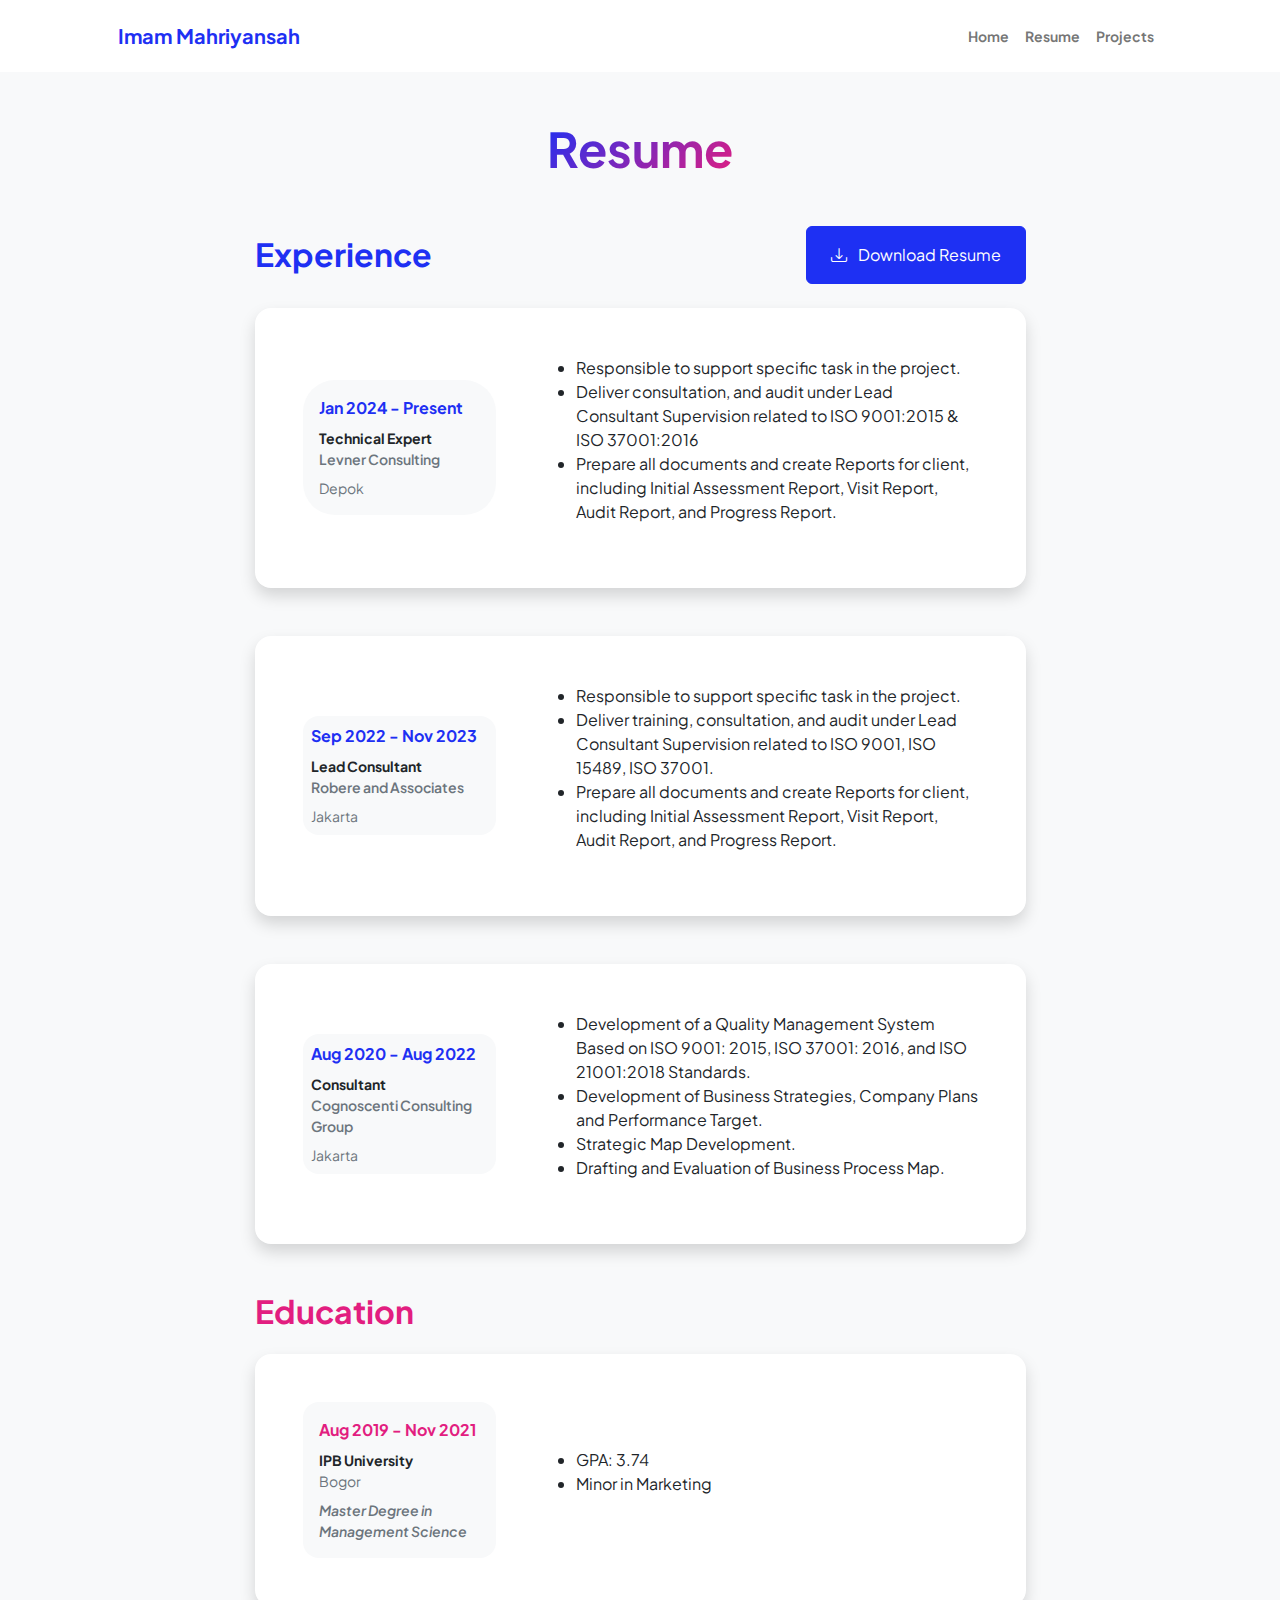
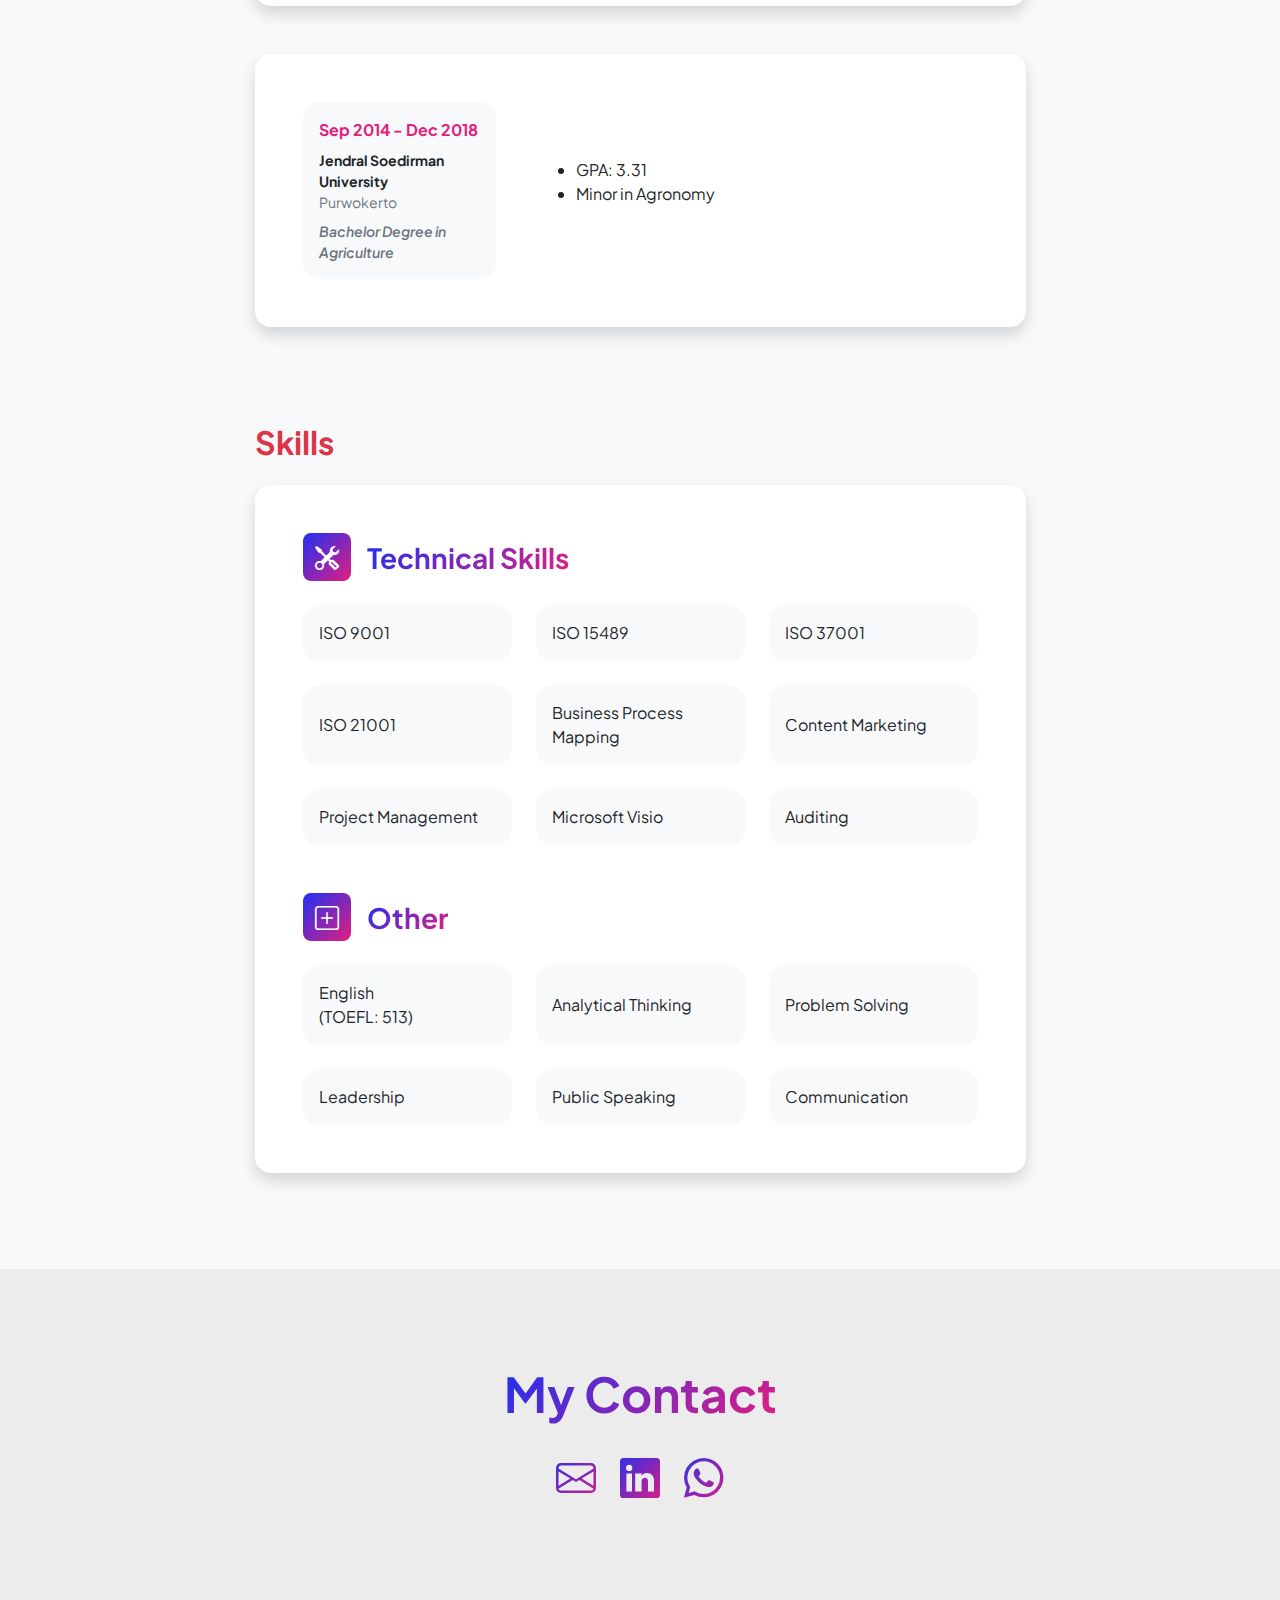
<file: resume.html>
<!DOCTYPE html>
<html lang="en">
    <head>
        <meta charset="utf-8" />
        <meta name="viewport" content="width=device-width, initial-scale=1, shrink-to-fit=no" />
        <meta name="description" content="" />
        <meta name="author" content="" />
        <title>Imam Mahriyansah's Resume</title>
        <!-- Favicon-->
        <link rel="icon" type="image/x-icon" href="assets/favicon.ico" />
        <!-- Custom Google font-->
        <link rel="preconnect" href="https://fonts.googleapis.com" />
        <link rel="preconnect" href="https://fonts.gstatic.com" crossorigin />
        <link href="https://fonts.googleapis.com/css2?family=Plus+Jakarta+Sans:wght@100;200;300;400;500;600;700;800;900&amp;display=swap" rel="stylesheet" />
        <!-- Bootstrap icons-->
        <link href="https://cdn.jsdelivr.net/npm/bootstrap-icons@1.8.1/font/bootstrap-icons.css" rel="stylesheet" />
        <!-- Core theme CSS (includes Bootstrap)-->
        <link href="css/styles.css" rel="stylesheet" />
    </head>
    <body class="d-flex flex-column h-100 bg-light">
        <main class="flex-shrink-0">
            <!-- Navigation-->
            <nav class="navbar navbar-expand-lg navbar-light bg-white py-3">
                <div class="container px-5">
                    <a class="navbar-brand" href="index.html"><span class="fw-bolder text-primary">Imam Mahriyansah</span></a>
                    <button class="navbar-toggler" type="button" data-bs-toggle="collapse" data-bs-target="#navbarSupportedContent" aria-controls="navbarSupportedContent" aria-expanded="false" aria-label="Toggle navigation"><span class="navbar-toggler-icon"></span></button>
                    <div class="collapse navbar-collapse" id="navbarSupportedContent">
                        <ul class="navbar-nav ms-auto mb-2 mb-lg-0 small fw-bolder">
                            <li class="nav-item"><a class="nav-link" href="index.html">Home</a></li>
                            <li class="nav-item"><a class="nav-link" href="resume.html">Resume</a></li>
                            <li class="nav-item"><a class="nav-link" href="projects.html">Projects</a></li>
                        </ul>
                    </div>
                </div>
            </nav>
            <!-- Page Content-->
            <div class="container px-5 my-5">
                <div class="text-center mb-5">
                    <h1 class="display-5 fw-bolder mb-0"><span class="text-gradient d-inline">Resume</span></h1>
                </div>
                <div class="row gx-5 justify-content-center">
                    <div class="col-lg-11 col-xl-9 col-xxl-8">
                        <!-- Experience Section-->
                        <section>
                            <div class="d-flex align-items-center justify-content-between mb-4">
                                <h2 class="text-primary fw-bolder mb-0">Experience</h2>
                                <!-- Download resume button-->
                                <!-- Note: Set the link href target to a PDF file within your project-->
                                <a class="btn btn-primary px-4 py-3" href="assets/Imam Mahriyansah_CV_2024.pdf" download>
                                    <div class="d-inline-block bi bi-download me-2"></div>
                                    Download Resume
                                </a>
                            </div>
                            <!-- Experience Card 1-->
                            <div class="card shadow border-0 rounded-4 mb-5">
                                <div class="card-body p-5">
                                    <div class="row align-items-center gx-5">
                                        <div class="col text-center text-lg-start mb-4 mb-lg-0">
                                            <div class="bg-light p-3 rounded-5">
                                                <div class="text-primary fw-bolder mb-2">Jan 2024 - Present</div>
                                                <div class="small fw-bolder">Technical Expert</div>
                                                <div class="small fw-semibold text-muted mb-2">Levner Consulting</div>
                                                <div class="small text-muted">Depok</div>
                                            </div>
                                        </div>
                                        <div class="col-lg-8">
                                            <div>
                                                <ul>
                                                    <li>Responsible to support specific task in the project.</li>
                                                    <li>Deliver consultation, and audit under Lead Consultant Supervision related to ISO 9001:2015 & ISO 37001:2016</li>
                                                    <li>Prepare all documents and create Reports for client, including Initial Assessment Report, Visit Report, Audit Report, and Progress Report.</li>
                                                </ul>
                                            </div>
                                        </div>
                                    </div>
                                </div>
                            </div>
                            <!-- Experience Card 2-->
                            <div class="card shadow border-0 rounded-4 mb-5">
                                <div class="card-body p-5">
                                    <div class="row align-items-center gx-5">
                                        <div class="col text-center text-lg-start mb-4 mb-lg-0">
                                            <div class="bg-light p-2 rounded-4">
                                                <div class="text-primary fw-bolder mb-2">Sep 2022 - Nov 2023</div>
                                                <div class="small fw-bolder">Lead Consultant</div>
                                                <div class="small fw-semibold text-muted mb-2">Robere and Associates</div>
                                                <div class="small text-muted">Jakarta</div>
                                            </div>
                                        </div>
                                        <div class="col-lg-8">
                                            <div>
                                                <ul>
                                                    <li>Responsible to support specific task in the project.</li>
                                                    <li>Deliver training, consultation, and audit under Lead Consultant Supervision related to ISO 9001, ISO 15489, ISO 37001.</li>
                                                    <li>Prepare all documents and create Reports for client, including Initial Assessment Report, Visit Report, Audit Report, and Progress Report.</li>
                                                </ul>
                                            </div>
                                        </div>
                                    </div>
                                </div>
                            </div>
                        </section>
                        <!-- Experience Card 3-->
                        <div class="card shadow border-0 rounded-4 mb-5">
                            <div class="card-body p-5">
                                <div class="row align-items-center gx-5">
                                    <div class="col text-center text-lg-start mb-4 mb-lg-0">
                                        <div class="bg-light p-2 rounded-4">
                                            <div class="text-primary fw-bolder mb-2">Aug 2020 - Aug 2022</div>
                                            <div class="small fw-bolder">Consultant</div>
                                            <div class="small fw-semibold text-muted mb-2">Cognoscenti Consulting Group</div>
                                            <div class="small text-muted">Jakarta</div>
                                        </div>
                                    </div>
                                    <div class="col-lg-8">
                                        <div>
                                            <ul>
                                                <li>Development of a Quality Management System Based on ISO 9001: 2015, ISO 37001: 2016, and ISO 21001:2018 Standards.</li>
                                                <li>Development of Business Strategies, Company Plans and Performance Target.</li>
                                                <li>Strategic Map Development.</li>
                                                <li>Drafting and Evaluation of Business Process Map.</li>
                                            </ul>
                                        </div>
                                    </div>
                                </div>
                            </div>
                        </div>
                    </section>
                        <!-- Education Section-->
                        <section>
                            <h2 class="text-secondary fw-bolder mb-4">Education</h2>
                            <!-- Education Card 1-->
                            <div class="card shadow border-0 rounded-4 mb-5">
                                <div class="card-body p-5">
                                    <div class="row align-items-center gx-5">
                                        <div class="col text-center text-lg-start mb-4 mb-lg-0">
                                            <div class="bg-light p-3 rounded-4">
                                                <div class="text-secondary fw-bolder mb-2">Aug 2019 - Nov 2021</div>
                                                <div class="mb-2">
                                                    <div class="small fw-bolder">IPB University</div>
                                                    <div class="small text-muted">Bogor</div>
                                                </div>
                                                <div class="fst-italic">
                                                    <div class="small text-muted fw-semibold">Master Degree in<br>Management Science</div>
                                                </div>
                                            </div>
                                        </div>
                                        <div class="col-lg-8">
                                            <div>
                                                <ul>
                                                    <li>GPA: 3.74</li>
                                                    <li>Minor in Marketing</li>
                                                </ul>
                                            </div>
                                        </div>
                                    </div>
                                </div>
                            </div>
                            <!-- Education Card 2-->
                            <div class="card shadow border-0 rounded-4 mb-5">
                                <div class="card-body p-5">
                                    <div class="row align-items-center gx-5">
                                        <div class="col text-center text-lg-start mb-4 mb-lg-0">
                                            <div class="bg-light p-3 rounded-4">
                                                <div class="text-secondary fw-bolder mb-2">Sep 2014 - Dec 2018</div>
                                                <div class="mb-2">
                                                    <div class="small fw-bolder">Jendral Soedirman University</div>
                                                    <div class="small text-muted">Purwokerto</div>
                                                </div>
                                                <div class="fst-italic">
                                                    <div class="small text-muted fw-semibold">Bachelor Degree in<br>Agriculture</div>
                                                </div>
                                            </div>
                                        </div>
                                        <div class="col-lg-8">
                                            <div>
                                                <ul>
                                                    <li>GPA: 3.31</li>
                                                    <li>Minor in Agronomy</li>
                                                </ul>
                                            </div>
                                        </div>
                                    </div>
                                </div>
                            </div>
                        </section>
                        <!-- Divider-->
                        <div class="pb-5"></div>
                        <!-- Skills Section-->
                        <section>
                            <h2 class="text-danger fw-bolder mb-4">Skills</h2>
                            <!-- Skillset Card-->
                            <div class="card shadow border-0 rounded-4 mb-5">
                                <div class="card-body p-5">
                                    <!-- Professional skills list-->
                                    <div class="mb-5">
                                        <div class="d-flex align-items-center mb-4">
                                            <div class="feature bg-primary bg-gradient-primary-to-secondary text-white rounded-3 me-3"><i class="bi bi-tools"></i></div>
                                            <h3 class="fw-bolder mb-0"><span class="text-gradient d-inline">Technical Skills</span></h3>
                                        </div>
                                        <div class="row row-cols-1 row-cols-md-3 mb-4">
                                            <div class="col mb-4 mb-md-0"><div class="d-flex align-items-center bg-light rounded-4 p-3 h-100">ISO 9001</div></div>
                                            <div class="col mb-4 mb-md-0"><div class="d-flex align-items-center bg-light rounded-4 p-3 h-100">ISO 15489</div></div>
                                            <div class="col"><div class="d-flex align-items-center bg-light rounded-4 p-3 h-100">ISO 37001</div></div>
                                        </div>
                                        <div class="row row-cols-1 row-cols-md-3 mb-4">
                                            <div class="col mb-4 mb-md-0"><div class="d-flex align-items-center bg-light rounded-4 p-3 h-100">ISO 21001</div></div>
                                            <div class="col mb-4 mb-md-0"><div class="d-flex align-items-center bg-light rounded-4 p-3 h-100">Business Process Mapping</div></div>
                                            <div class="col"><div class="d-flex align-items-center bg-light rounded-4 p-3 h-100">Content Marketing</div></div>
                                        </div>
                                        <div class="row row-cols-1 row-cols-md-3">
                                            <div class="col mb-4 mb-md-0"><div class="d-flex align-items-center bg-light rounded-4 p-3 h-100">Project Management</div></div>
                                            <div class="col mb-4 mb-md-0"><div class="d-flex align-items-center bg-light rounded-4 p-3 h-100">Microsoft Visio</div></div>
                                            <div class="col"><div class="d-flex align-items-center bg-light rounded-4 p-3 h-100">Auditing</div></div>
                                        </div>
                                    </div>
                                    <!-- Languages list-->
                                    <div class="mb-0">
                                        <div class="d-flex align-items-center mb-4">
                                            <div class="feature bg-primary bg-gradient-primary-to-secondary text-white rounded-3 me-3"><i class="bi bi-plus-square"></i></div>
                                            <h3 class="fw-bolder mb-0"><span class="text-gradient d-inline">Other</span></h3>
                                        </div>
                                        <div class="row row-cols-1 row-cols-md-3 mb-4">
                                            <div class="col mb-4 mb-md-0"><div class="d-flex align-items-center bg-light rounded-4 p-3 h-100">English<br>(TOEFL: 513)</div></div>
                                            <div class="col mb-4 mb-md-0"><div class="d-flex align-items-center bg-light rounded-4 p-3 h-100">Analytical Thinking</div></div>
                                            <div class="col"><div class="d-flex align-items-center bg-light rounded-4 p-3 h-100">Problem Solving</div></div>
                                        </div>
                                        <div class="row row-cols-1 row-cols-md-3">
                                            <div class="col mb-4 mb-md-0"><div class="d-flex align-items-center bg-light rounded-4 p-3 h-100">Leadership</div></div>
                                            <div class="col mb-4 mb-md-0"><div class="d-flex align-items-center bg-light rounded-4 p-3 h-100">Public Speaking</div></div>
                                            <div class="col"><div class="d-flex align-items-center bg-light rounded-4 p-3 h-100">Communication</div></div>
                                        </div>
                                    </div>
                                </div>
                            </div>
                        </section>    
                </div>
            </div>
        </main>
        <!-- About Section-->
        <section class="bg-gray py-5" id="about">
            <div class="container px-5">
                <div class="row gx-5 justify-content-center">
                    <div class="col-xxl-8">
                        <div class="text-center my-5">
                            <h2 class="display-5 fw-bolder mb-4"><span class="text-gradient d-inline">My Contact</span></h2>
                            <div class="d-flex justify-content-center fs-1 gap-4">
                                <a class="text-gradient" href="mailto:mahriyansahimam@gmail.com"><i class="bi bi-envelope"></i></a>
                                <a class="text-gradient" href="https://www.linkedin.com/in/imam-mahriyansah-275b2911a/" target="_blank"><i class="bi bi-linkedin"></i></a>
                                <a class="text-gradient" href="https://wa.me/6282122223196" target="_blank"><i class="bi bi-whatsapp"></i></a>
                            </div>
                        </div>
                    </div>
                </div>
            </div>
        </section>
        <!-- Bootstrap core JS-->
        <script src="https://cdn.jsdelivr.net/npm/bootstrap@5.2.3/dist/js/bootstrap.bundle.min.js"></script>
        <!-- Core theme JS-->
        <script src="js/scripts.js"></script>
    </body>
</html>
</file>
